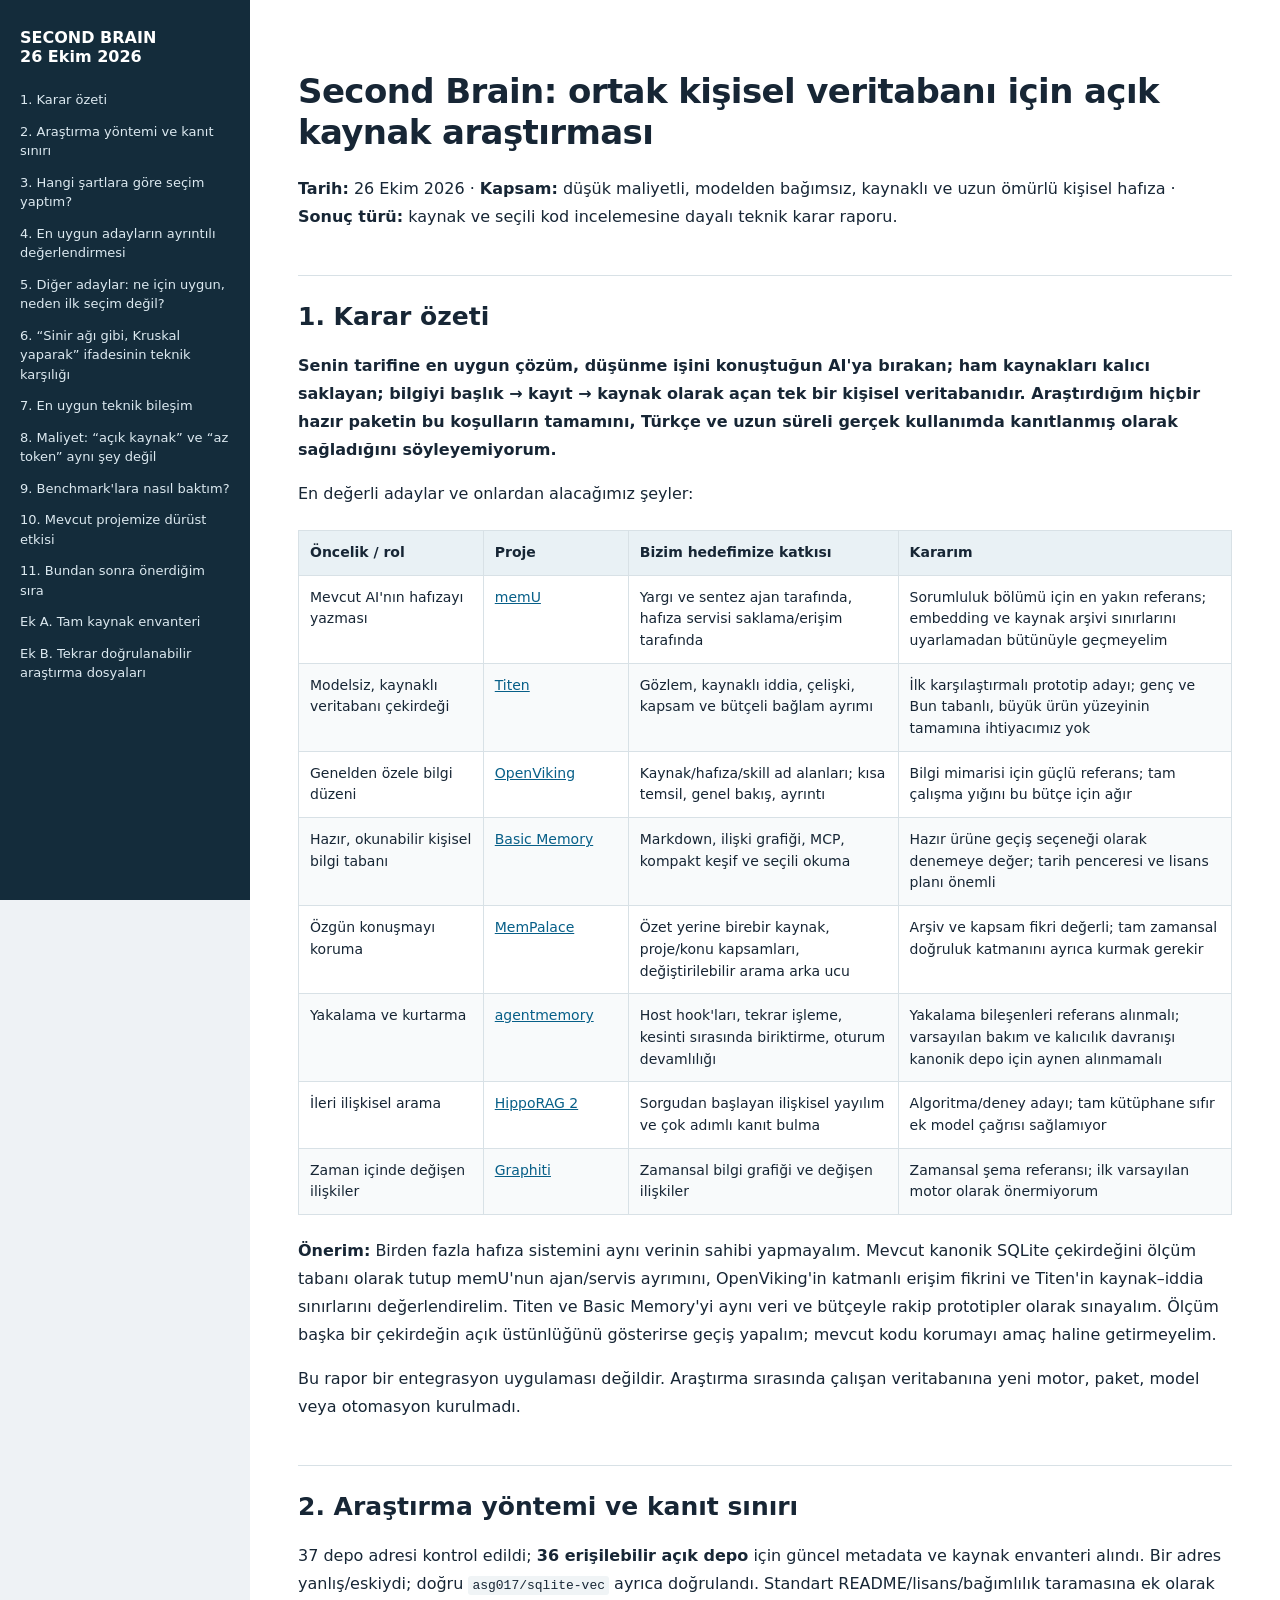
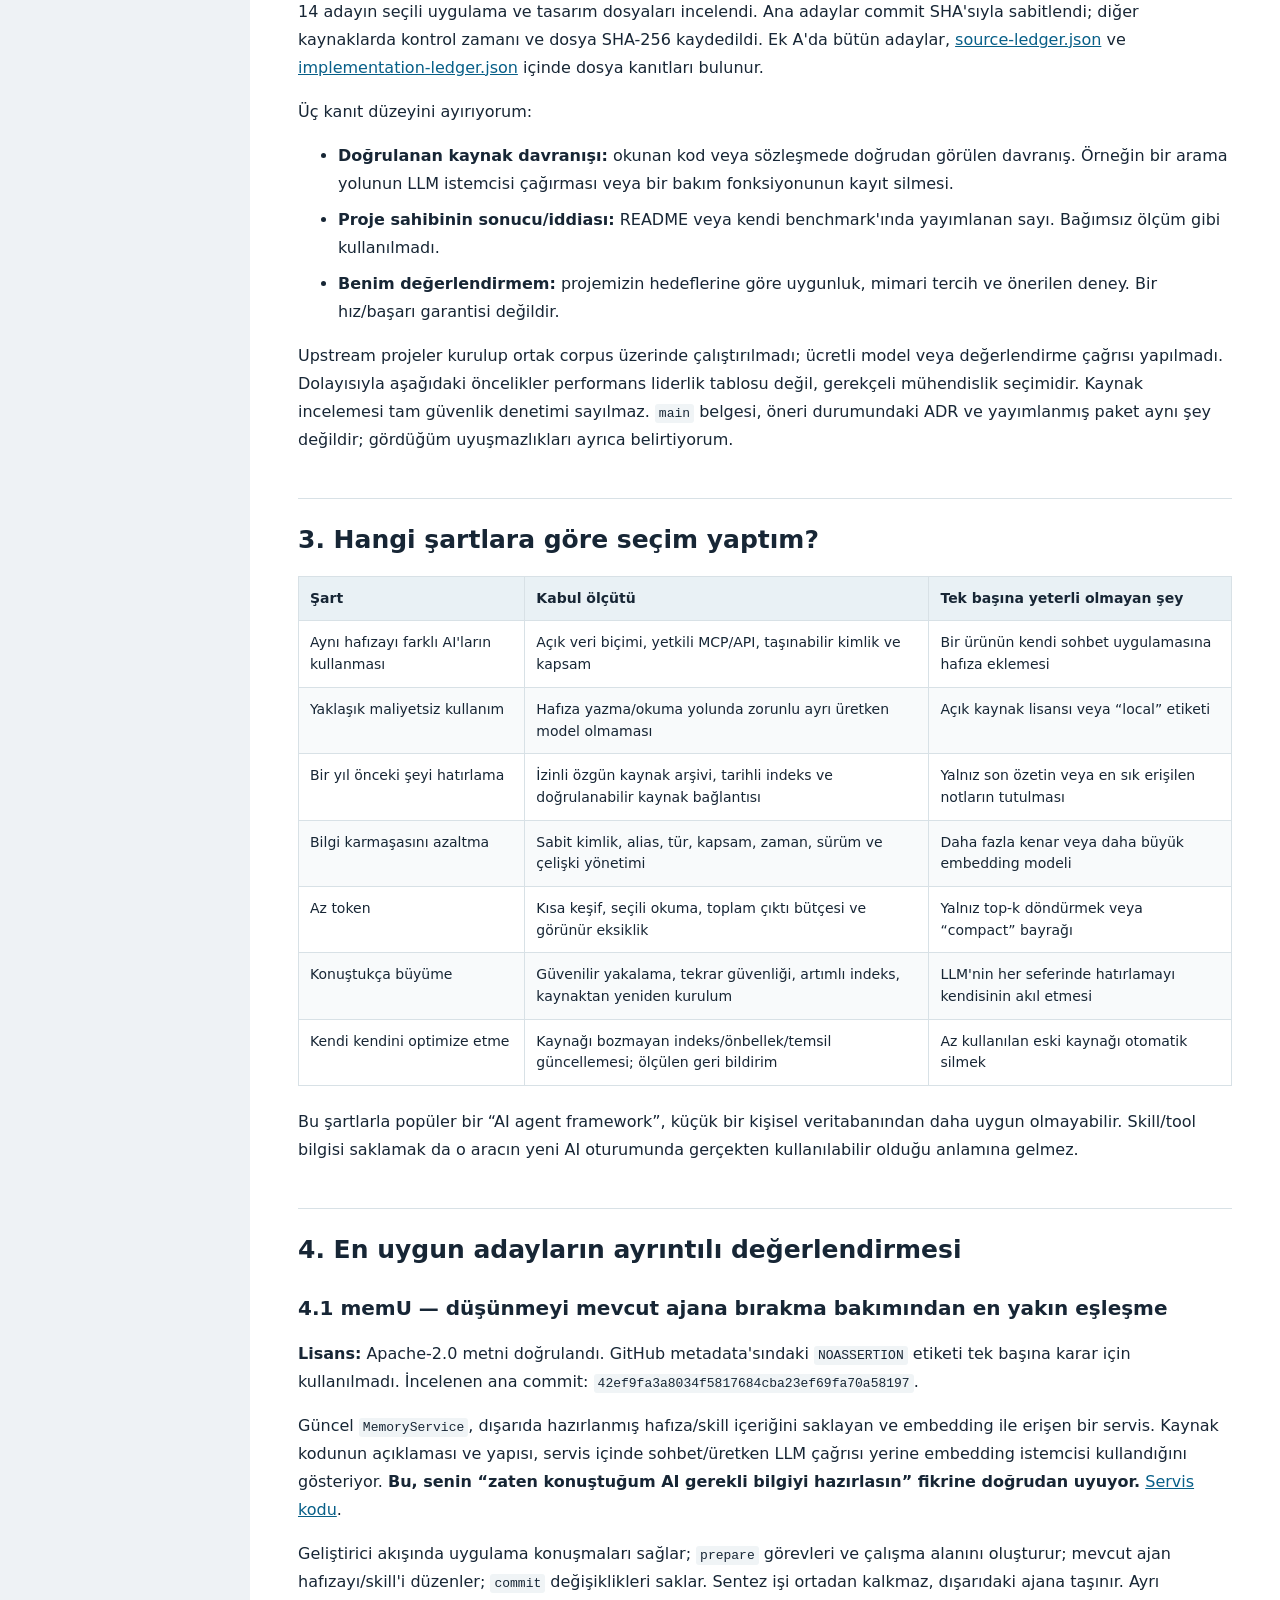
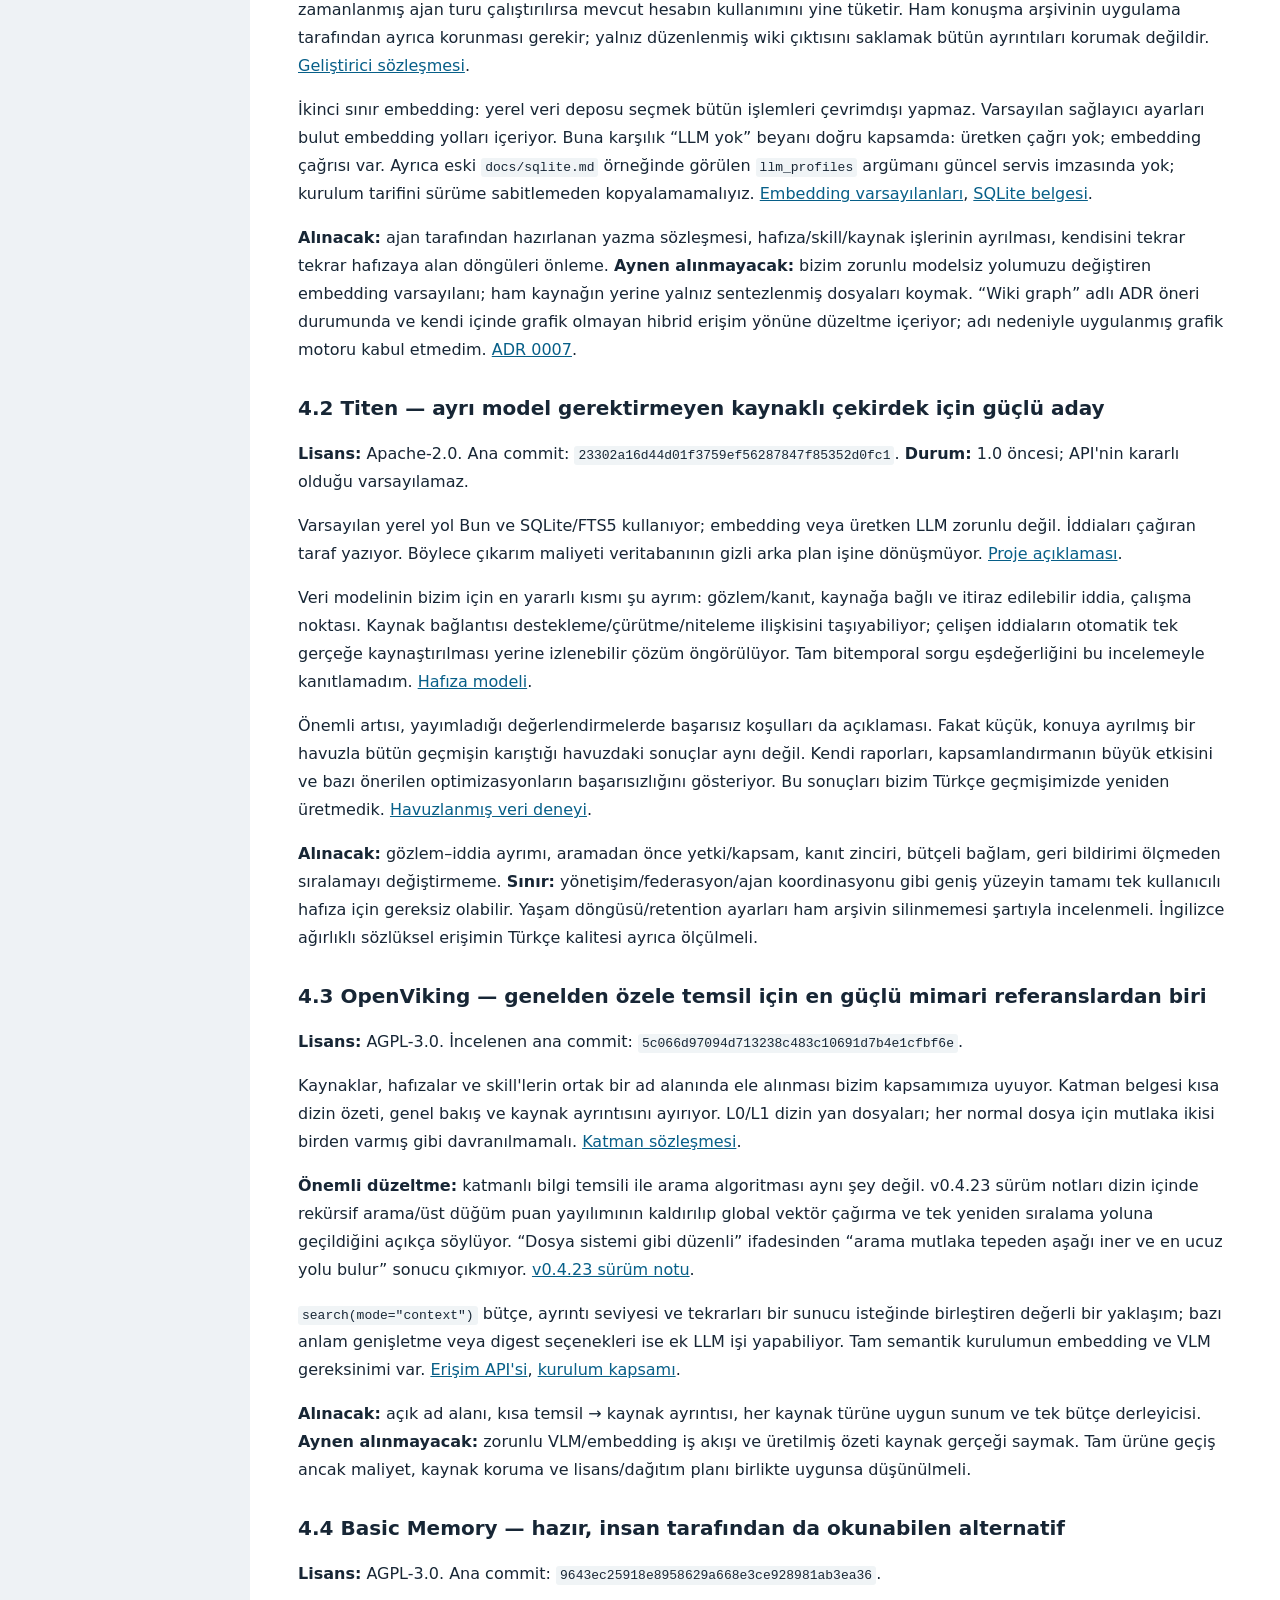
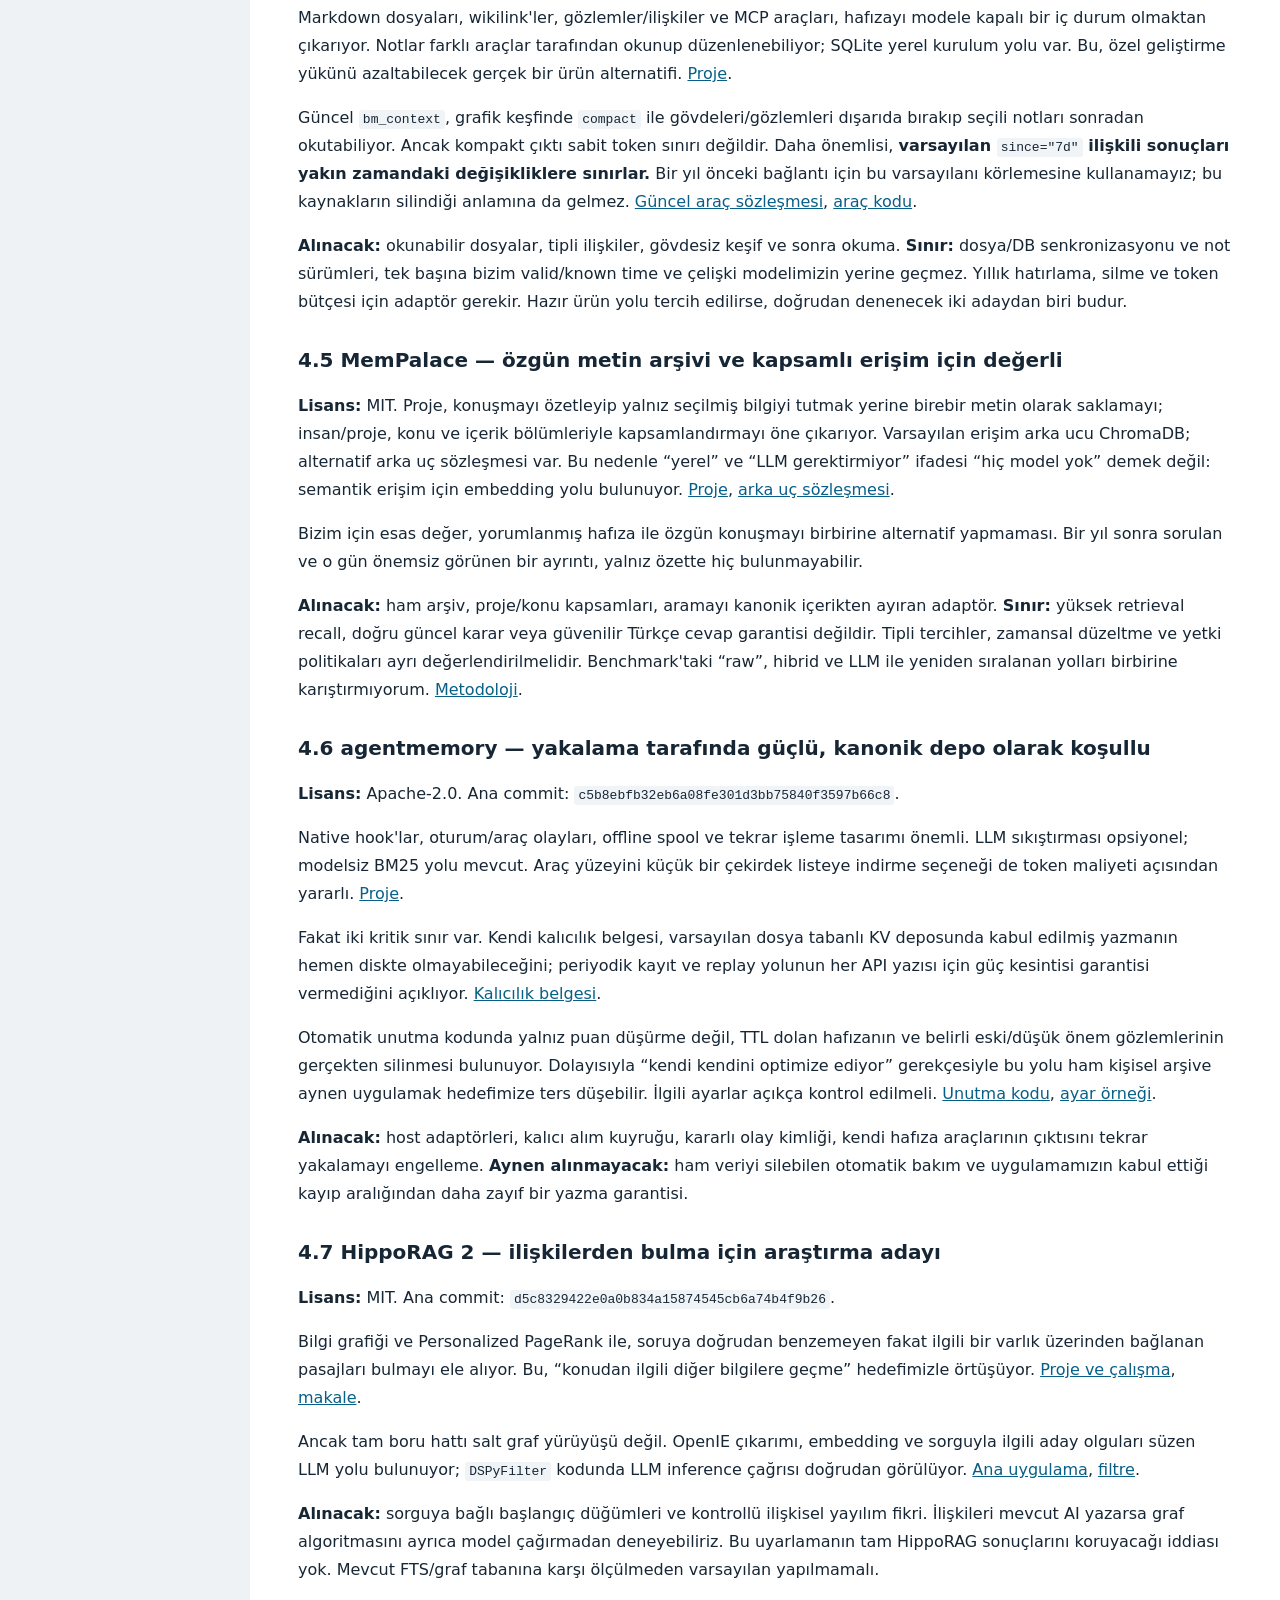
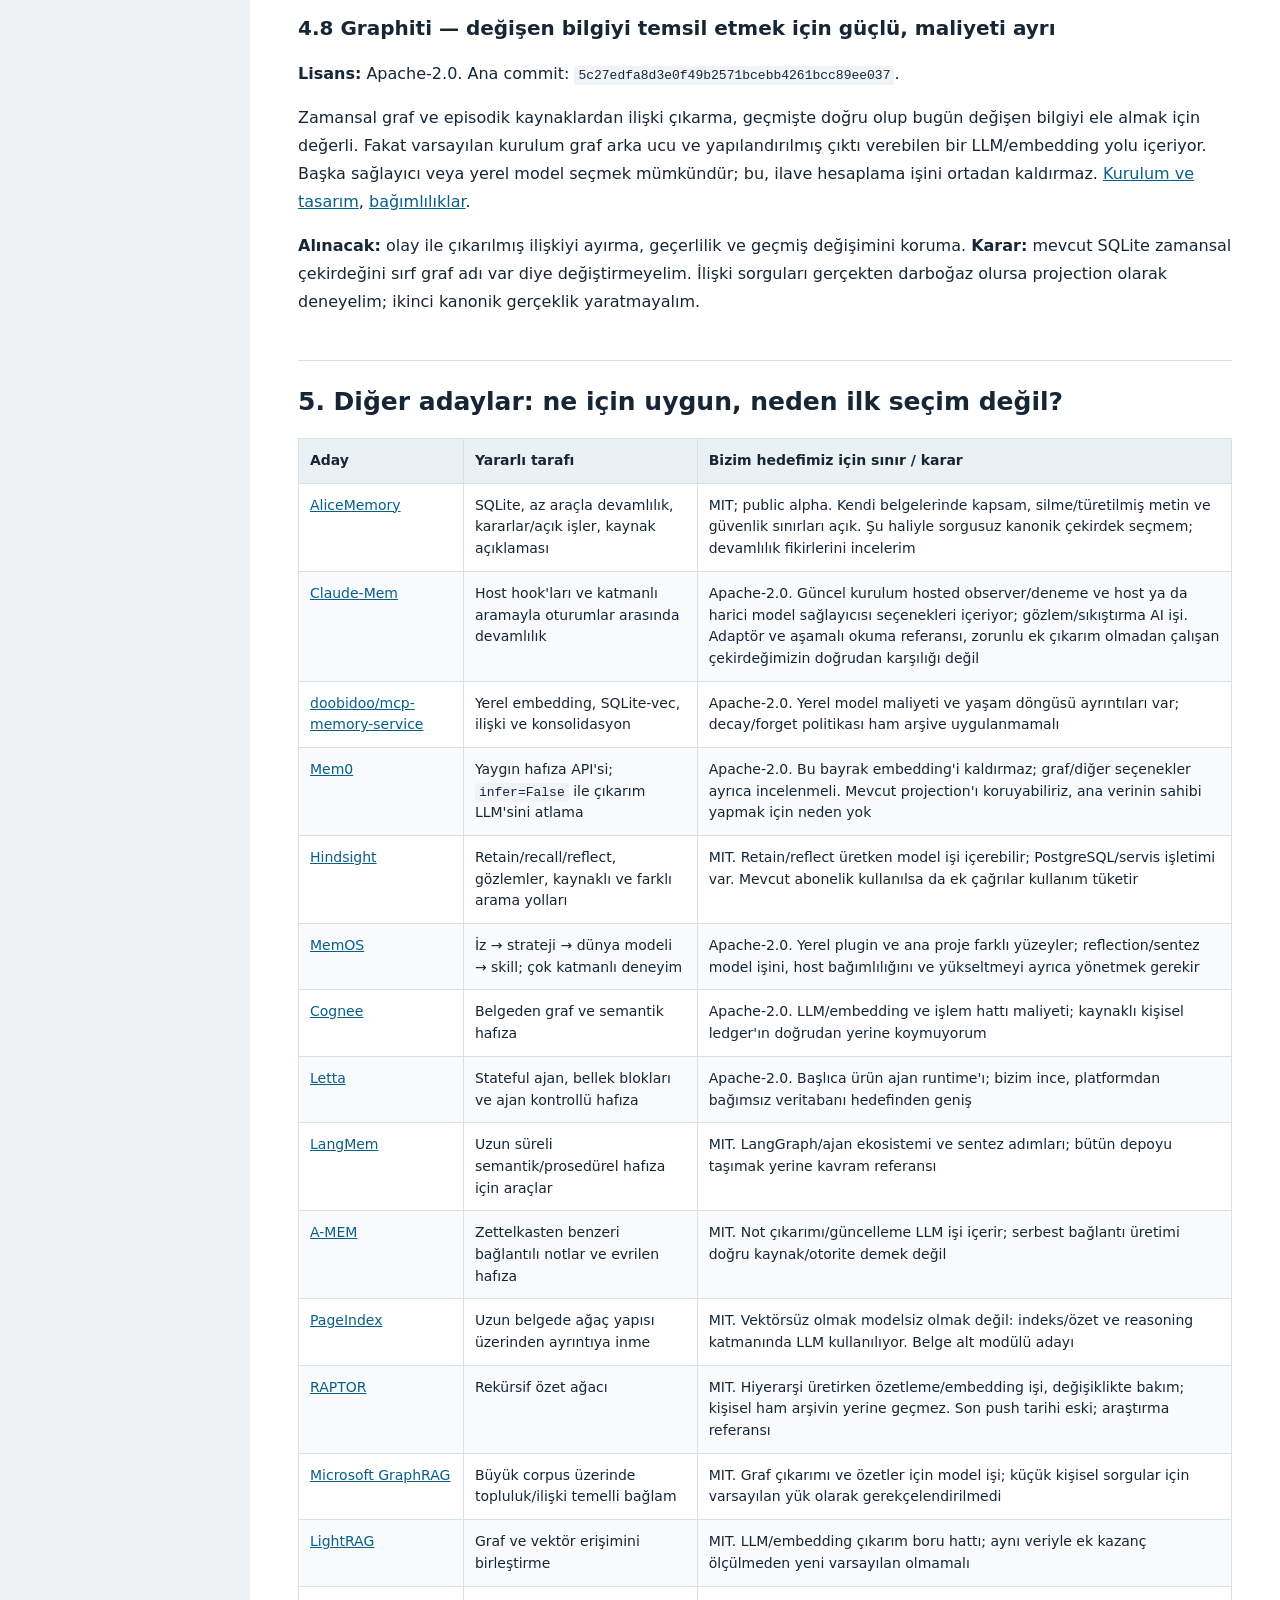
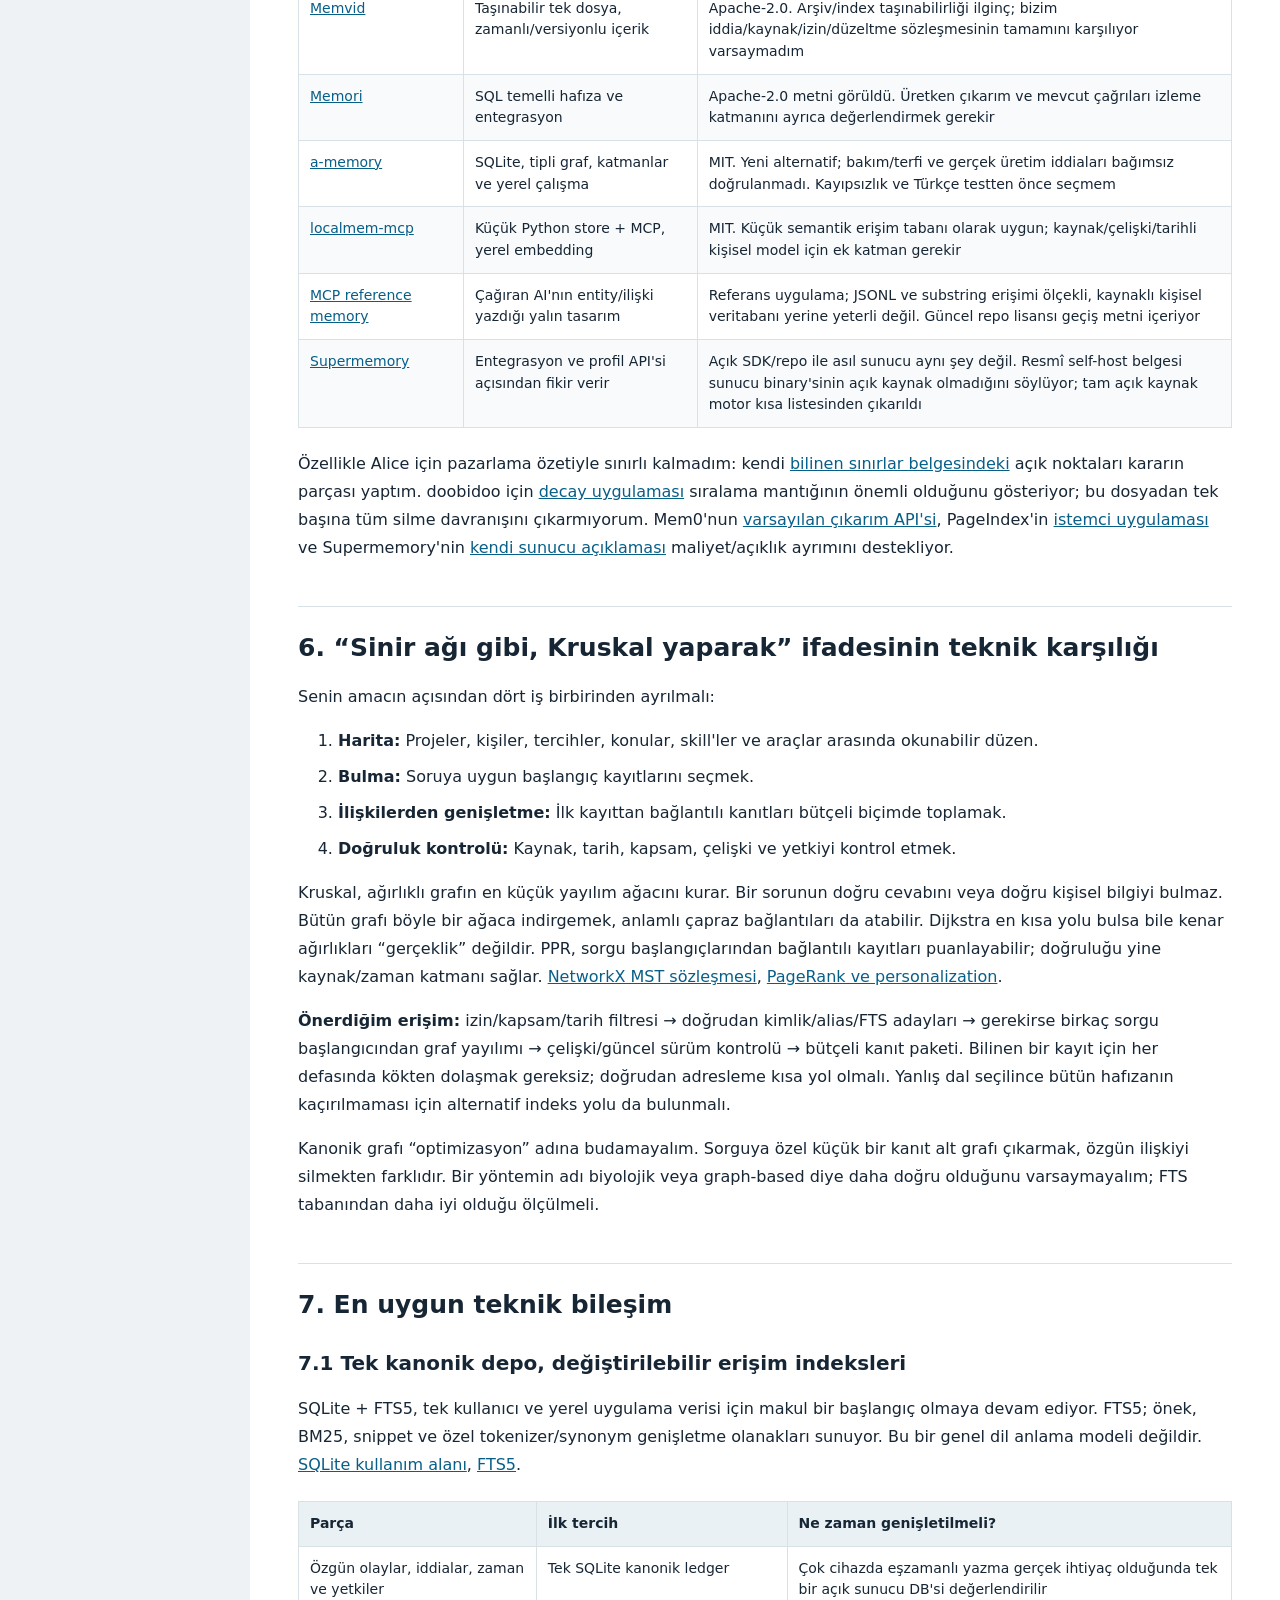
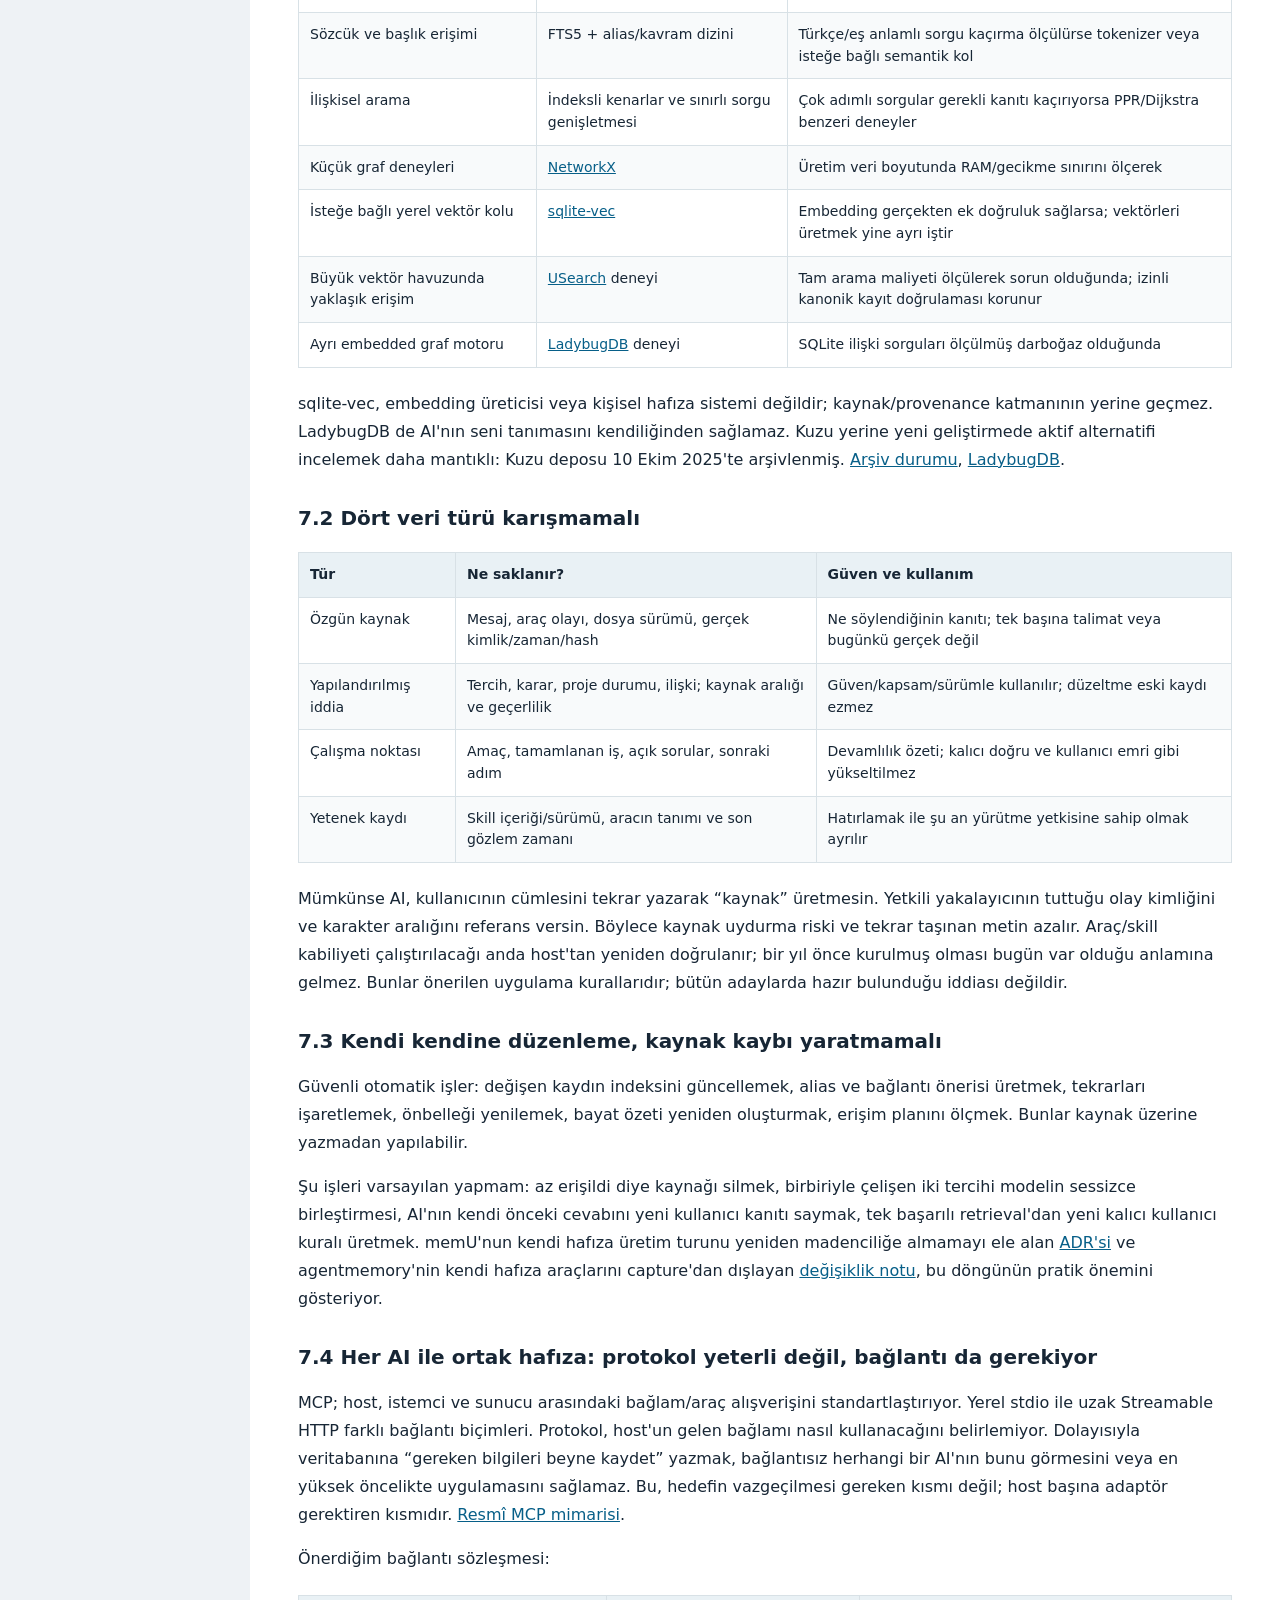
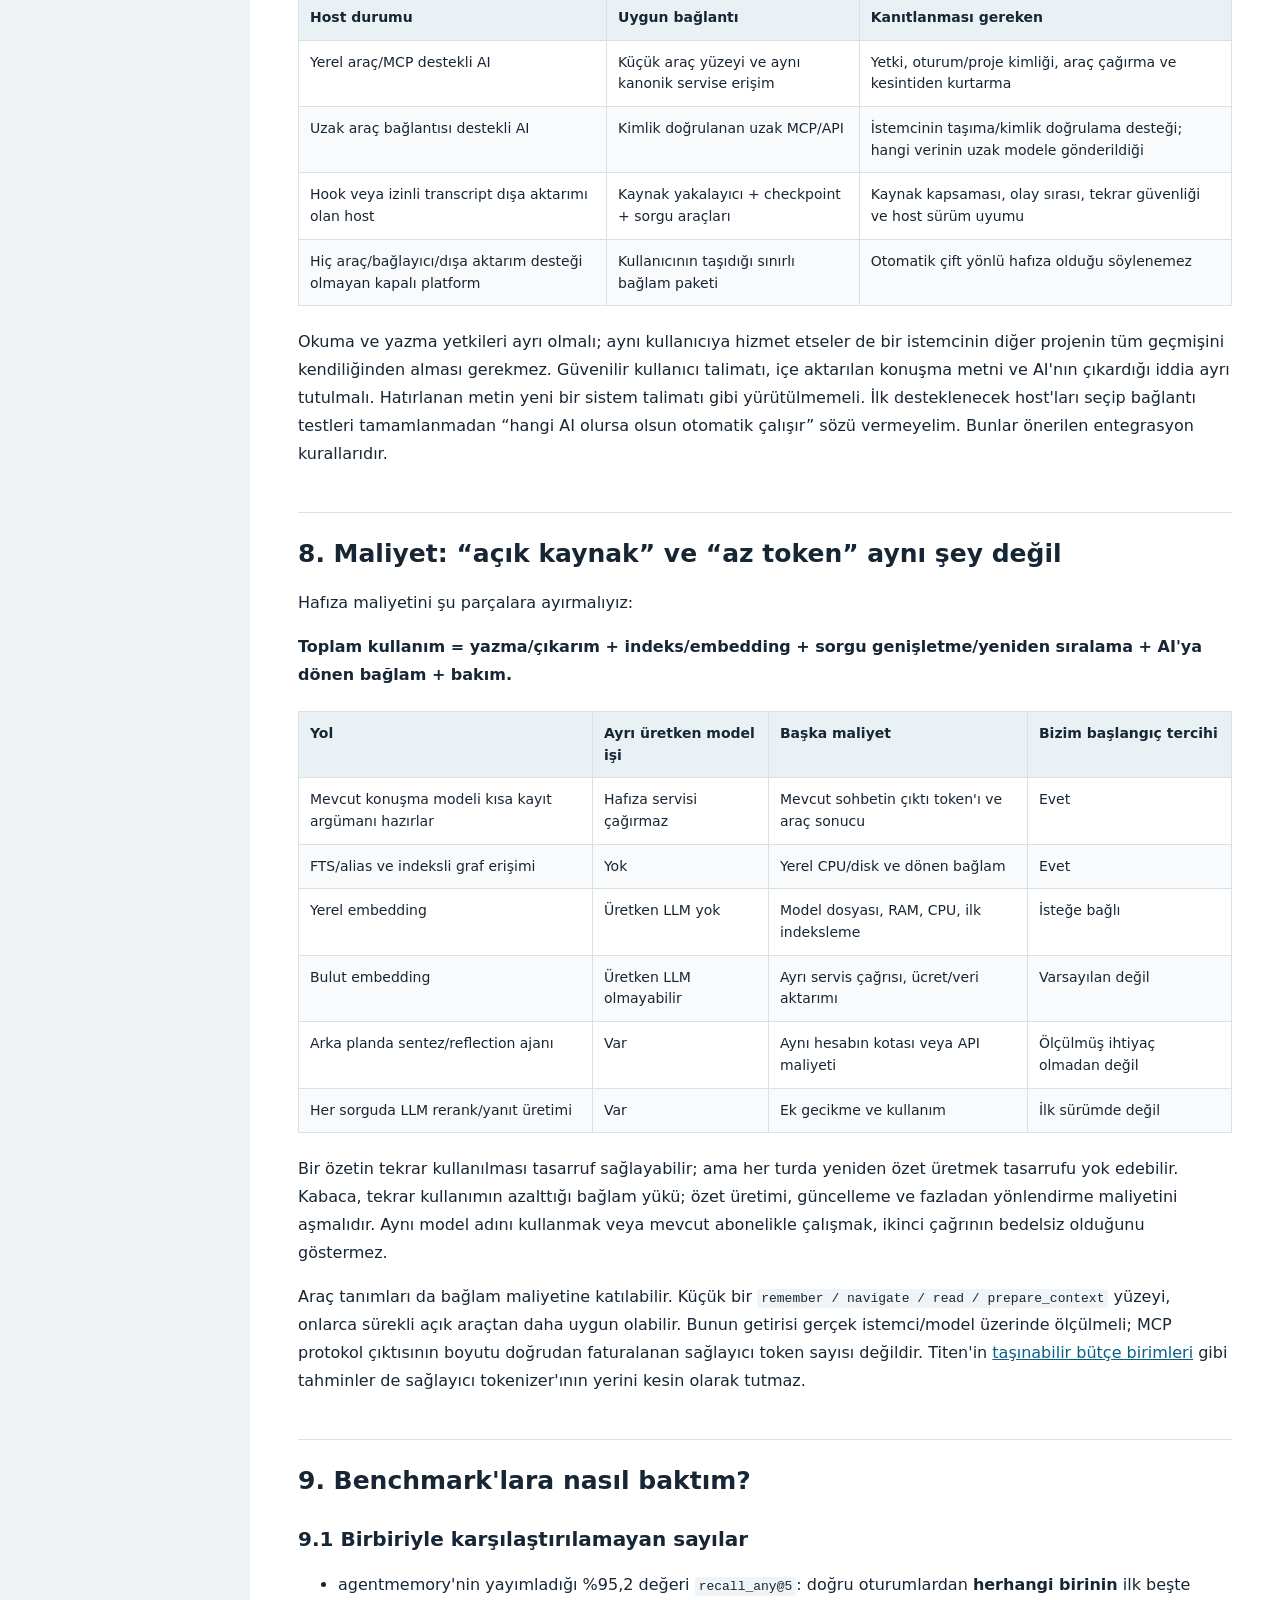
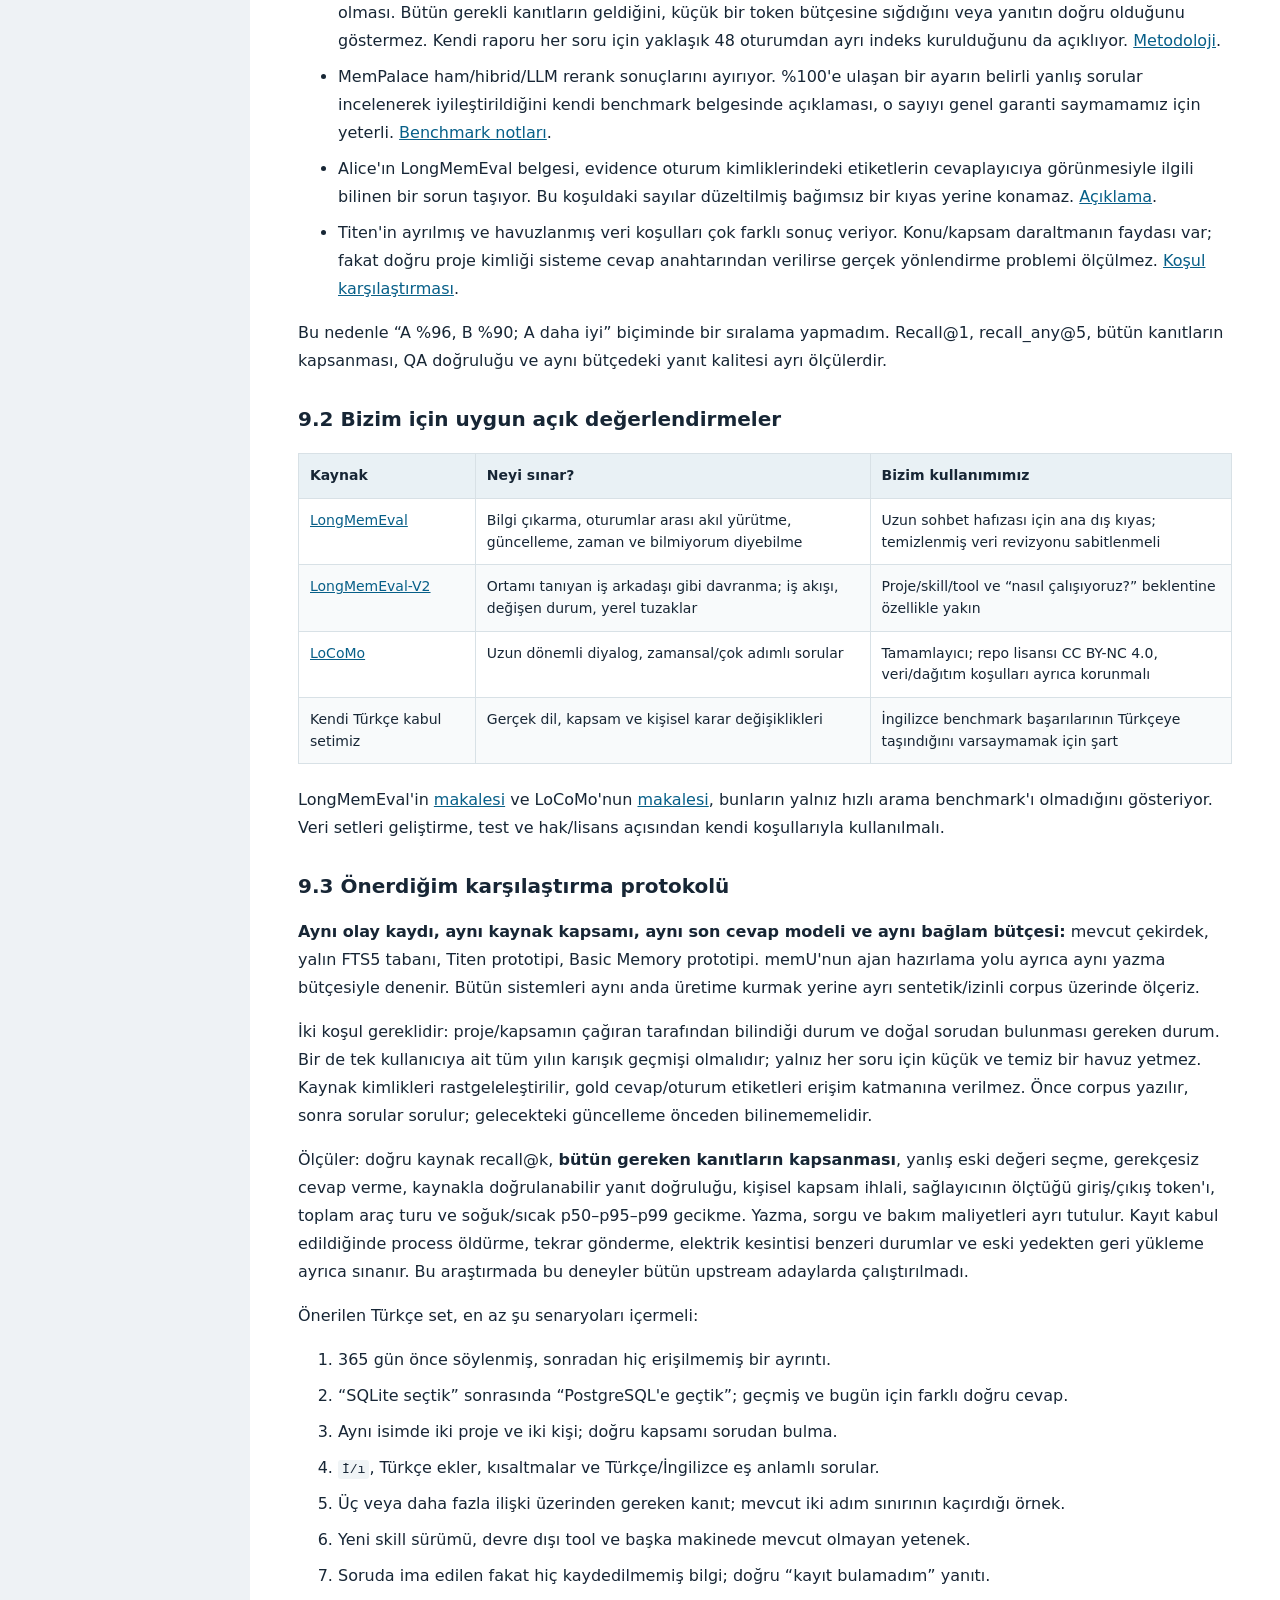
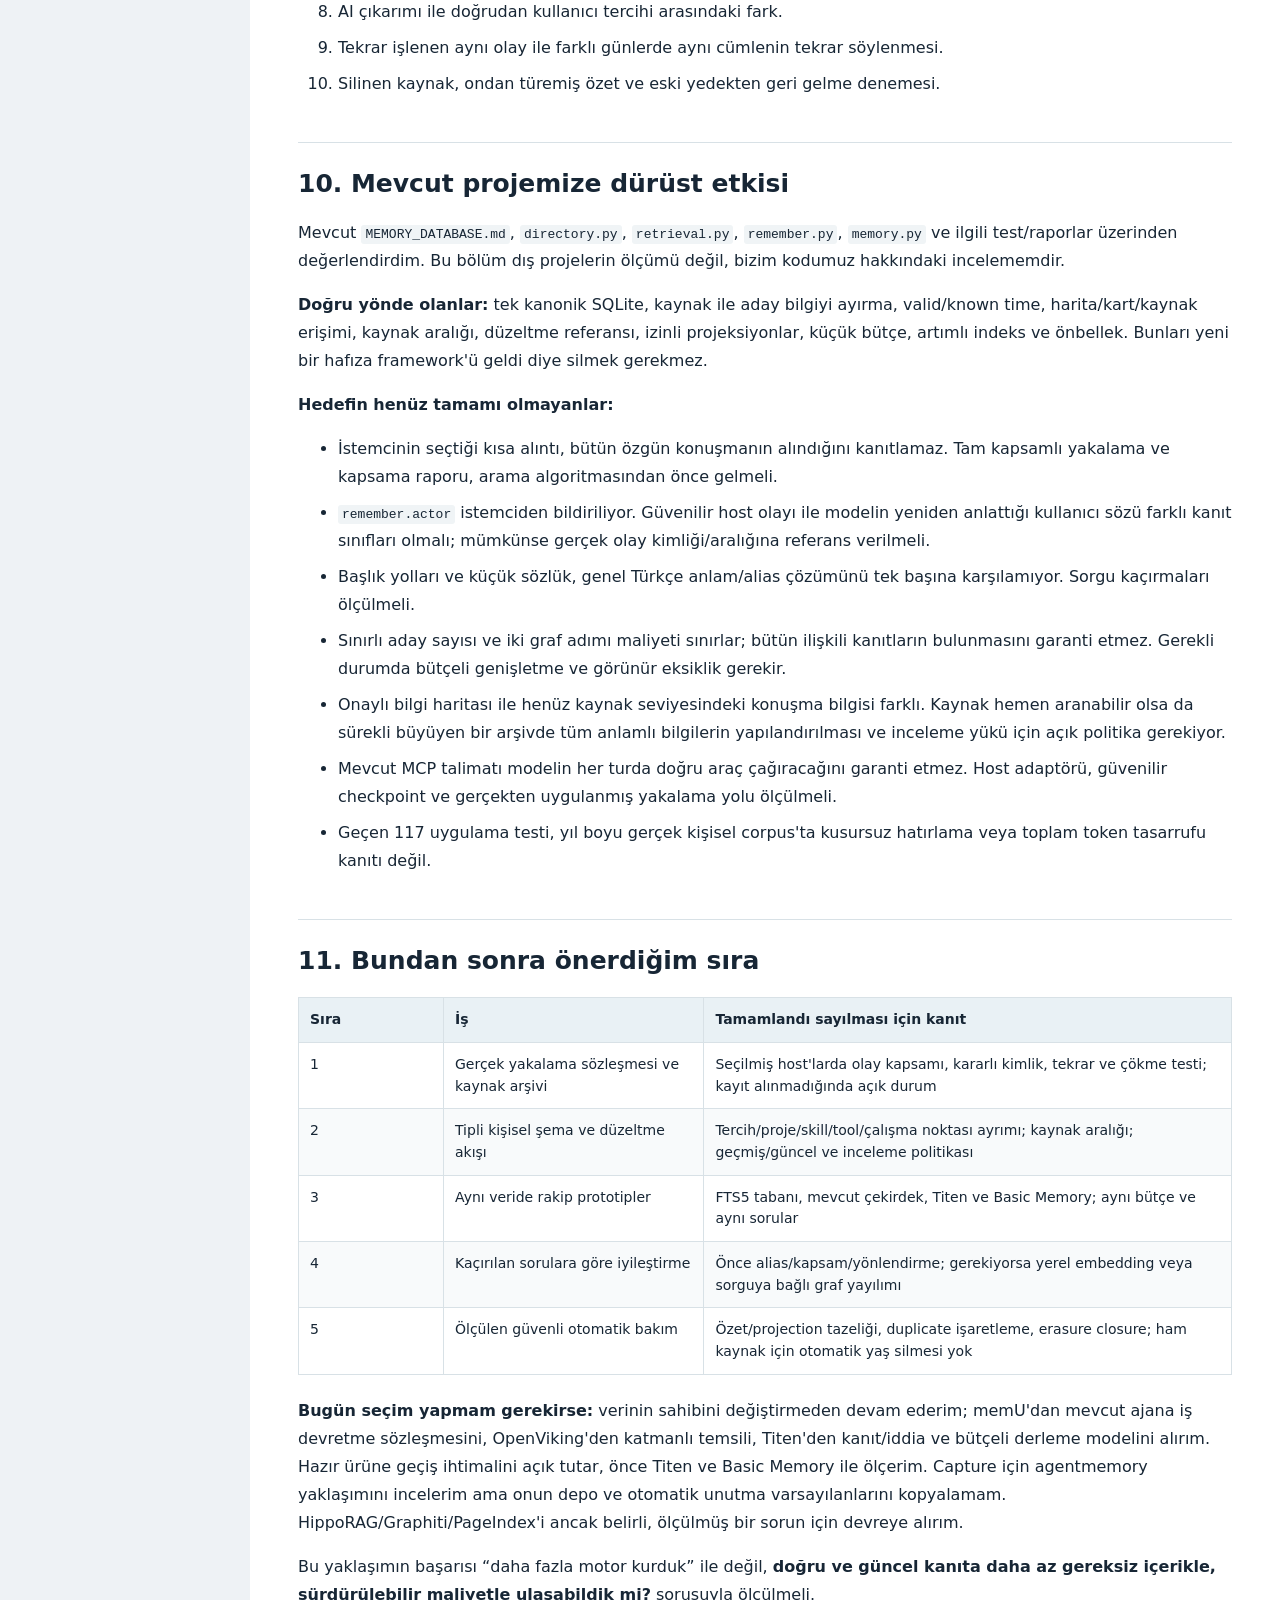
<file: reports/research-20261026/SECOND_BRAIN_ARASTIRMA_RAPORU.html>
<!doctype html><html lang="tr"><head><meta charset="utf-8"><meta name="viewport" content="width=device-width,initial-scale=1"><title>Second Brain — Açık Kaynak Araştırması</title><style>
    :root{color-scheme:light;font-family:system-ui,-apple-system,"Segoe UI",sans-serif;color:#172635;background:#eef2f5}*{box-sizing:border-box}body{margin:0}nav{position:fixed;top:0;bottom:0;left:0;width:250px;padding:28px 20px;overflow:auto;background:#142c3b;color:white}nav strong{display:block;margin-bottom:24px}nav a{display:block;color:#dce9f0;text-decoration:none;font-size:13px;line-height:1.5;margin:12px 0}main{max-width:1220px;margin-left:250px;padding:48px 48px 90px;background:white}h1{font-size:34px;line-height:1.2;letter-spacing:-.6px}h2{font-size:25px;border-top:1px solid #d8e1e6;padding-top:26px;margin-top:44px;scroll-margin-top:24px}h3{font-size:20px;margin-top:32px}p,li{font-size:16px;line-height:1.75}a{color:#075f88;overflow-wrap:anywhere}code{font:13px ui-monospace,Consolas,monospace;background:#f0f4f6;border-radius:3px;padding:2px 4px;overflow-wrap:anywhere}table{display:block;overflow-x:auto;border-collapse:collapse;width:100%;font-size:14px;margin:22px 0}th{background:#e9f1f5;text-align:left}td,th{border:1px solid #d8e1e6;padding:11px;vertical-align:top;line-height:1.55;min-width:145px}tr:nth-child(even){background:#f8fafb}strong{font-weight:650}li{margin-bottom:8px}@media(max-width:900px){nav{position:static;width:auto;padding:20px}nav a{display:inline-block;margin:7px 10px 7px 0}main{margin:0;padding:24px}h1{font-size:28px}}@media print{nav{display:none}main{margin:0;padding:0;max-width:none}body{background:white}table{display:table;font-size:10px}td,th{min-width:0;padding:5px}h2,h3{break-after:avoid}a{color:inherit}p,li{font-size:11px}}
    </style></head><body><nav><strong>SECOND BRAIN<br>26 Ekim 2026</strong><a href="#section-1">1. Karar özeti</a>
<a href="#section-2">2. Araştırma yöntemi ve kanıt sınırı</a>
<a href="#section-3">3. Hangi şartlara göre seçim yaptım?</a>
<a href="#section-4">4. En uygun adayların ayrıntılı değerlendirmesi</a>
<a href="#section-5">5. Diğer adaylar: ne için uygun, neden ilk seçim değil?</a>
<a href="#section-6">6. “Sinir ağı gibi, Kruskal yaparak” ifadesinin teknik karşılığı</a>
<a href="#section-7">7. En uygun teknik bileşim</a>
<a href="#section-8">8. Maliyet: “açık kaynak” ve “az token” aynı şey değil</a>
<a href="#section-9">9. Benchmark'lara nasıl baktım?</a>
<a href="#section-10">10. Mevcut projemize dürüst etkisi</a>
<a href="#section-11">11. Bundan sonra önerdiğim sıra</a>
<a href="#section-12">Ek A. Tam kaynak envanteri</a>
<a href="#section-13">Ek B. Tekrar doğrulanabilir araştırma dosyaları</a></nav><main><h1>Second Brain: ortak kişisel veritabanı için açık kaynak araştırması</h1>
<p><strong>Tarih:</strong> 26 Ekim 2026 · <strong>Kapsam:</strong> düşük maliyetli, modelden bağımsız, kaynaklı ve uzun ömürlü kişisel hafıza · <strong>Sonuç türü:</strong> kaynak ve seçili kod incelemesine dayalı teknik karar raporu.</p>
<h2 id="section-1">1. Karar özeti</h2>
<p><strong>Senin tarifine en uygun çözüm, düşünme işini konuştuğun AI'ya bırakan; ham kaynakları kalıcı saklayan; bilgiyi başlık → kayıt → kaynak olarak açan tek bir kişisel veritabanıdır. Araştırdığım hiçbir hazır paketin bu koşulların tamamını, Türkçe ve uzun süreli gerçek kullanımda kanıtlanmış olarak sağladığını söyleyemiyorum.</strong></p>
<p>En değerli adaylar ve onlardan alacağımız şeyler:</p>
<table>
<thead>
<tr>
<th>Öncelik / rol</th>
<th>Proje</th>
<th>Bizim hedefimize katkısı</th>
<th>Kararım</th>
</tr>
</thead>
<tbody>
<tr>
<td>Mevcut AI'nın hafızayı yazması</td>
<td><a href="https://github.com/NevaMind-AI/memU">memU</a></td>
<td>Yargı ve sentez ajan tarafında, hafıza servisi saklama/erişim tarafında</td>
<td>Sorumluluk bölümü için en yakın referans; embedding ve kaynak arşivi sınırlarını uyarlamadan bütünüyle geçmeyelim</td>
</tr>
<tr>
<td>Modelsiz, kaynaklı veritabanı çekirdeği</td>
<td><a href="https://github.com/RamaAditya49/titen">Titen</a></td>
<td>Gözlem, kaynaklı iddia, çelişki, kapsam ve bütçeli bağlam ayrımı</td>
<td>İlk karşılaştırmalı prototip adayı; genç ve Bun tabanlı, büyük ürün yüzeyinin tamamına ihtiyacımız yok</td>
</tr>
<tr>
<td>Genelden özele bilgi düzeni</td>
<td><a href="https://github.com/volcengine/OpenViking">OpenViking</a></td>
<td>Kaynak/hafıza/skill ad alanları; kısa temsil, genel bakış, ayrıntı</td>
<td>Bilgi mimarisi için güçlü referans; tam çalışma yığını bu bütçe için ağır</td>
</tr>
<tr>
<td>Hazır, okunabilir kişisel bilgi tabanı</td>
<td><a href="https://github.com/basicmachines-co/basic-memory">Basic Memory</a></td>
<td>Markdown, ilişki grafiği, MCP, kompakt keşif ve seçili okuma</td>
<td>Hazır ürüne geçiş seçeneği olarak denemeye değer; tarih penceresi ve lisans planı önemli</td>
</tr>
<tr>
<td>Özgün konuşmayı koruma</td>
<td><a href="https://github.com/MemPalace/mempalace">MemPalace</a></td>
<td>Özet yerine birebir kaynak, proje/konu kapsamları, değiştirilebilir arama arka ucu</td>
<td>Arşiv ve kapsam fikri değerli; tam zamansal doğruluk katmanını ayrıca kurmak gerekir</td>
</tr>
<tr>
<td>Yakalama ve kurtarma</td>
<td><a href="https://github.com/rohitg00/agentmemory">agentmemory</a></td>
<td>Host hook'ları, tekrar işleme, kesinti sırasında biriktirme, oturum devamlılığı</td>
<td>Yakalama bileşenleri referans alınmalı; varsayılan bakım ve kalıcılık davranışı kanonik depo için aynen alınmamalı</td>
</tr>
<tr>
<td>İleri ilişkisel arama</td>
<td><a href="https://github.com/OSU-NLP-Group/HippoRAG">HippoRAG 2</a></td>
<td>Sorgudan başlayan ilişkisel yayılım ve çok adımlı kanıt bulma</td>
<td>Algoritma/deney adayı; tam kütüphane sıfır ek model çağrısı sağlamıyor</td>
</tr>
<tr>
<td>Zaman içinde değişen ilişkiler</td>
<td><a href="https://github.com/getzep/graphiti">Graphiti</a></td>
<td>Zamansal bilgi grafiği ve değişen ilişkiler</td>
<td>Zamansal şema referansı; ilk varsayılan motor olarak önermiyorum</td>
</tr>
</tbody>
</table>
<p><strong>Önerim:</strong> Birden fazla hafıza sistemini aynı verinin sahibi yapmayalım. Mevcut kanonik SQLite çekirdeğini ölçüm tabanı olarak tutup memU'nun ajan/servis ayrımını, OpenViking'in katmanlı erişim fikrini ve Titen'in kaynak–iddia sınırlarını değerlendirelim. Titen ve Basic Memory'yi aynı veri ve bütçeyle rakip prototipler olarak sınayalım. Ölçüm başka bir çekirdeğin açık üstünlüğünü gösterirse geçiş yapalım; mevcut kodu korumayı amaç haline getirmeyelim.</p>
<p>Bu rapor bir entegrasyon uygulaması değildir. Araştırma sırasında çalışan veritabanına yeni motor, paket, model veya otomasyon kurulmadı.</p>
<h2 id="section-2">2. Araştırma yöntemi ve kanıt sınırı</h2>
<p>37 depo adresi kontrol edildi; <strong>36 erişilebilir açık depo</strong> için güncel metadata ve kaynak envanteri alındı. Bir adres yanlış/eskiydi; doğru <code>asg017/sqlite-vec</code> ayrıca doğrulandı. Standart README/lisans/bağımlılık taramasına ek olarak 14 adayın seçili uygulama ve tasarım dosyaları incelendi. Ana adaylar commit SHA'sıyla sabitlendi; diğer kaynaklarda kontrol zamanı ve dosya SHA-256 kaydedildi. Ek A'da bütün adaylar, <a href="source-ledger.json">source-ledger.json</a> ve <a href="implementation-ledger.json">implementation-ledger.json</a> içinde dosya kanıtları bulunur.</p>
<p>Üç kanıt düzeyini ayırıyorum:</p>
<ul>
<li><strong>Doğrulanan kaynak davranışı:</strong> okunan kod veya sözleşmede doğrudan görülen davranış. Örneğin bir arama yolunun LLM istemcisi çağırması veya bir bakım fonksiyonunun kayıt silmesi.</li>
<li><strong>Proje sahibinin sonucu/iddiası:</strong> README veya kendi benchmark'ında yayımlanan sayı. Bağımsız ölçüm gibi kullanılmadı.</li>
<li><strong>Benim değerlendirmem:</strong> projemizin hedeflerine göre uygunluk, mimari tercih ve önerilen deney. Bir hız/başarı garantisi değildir.</li>
</ul>
<p>Upstream projeler kurulup ortak corpus üzerinde çalıştırılmadı; ücretli model veya değerlendirme çağrısı yapılmadı. Dolayısıyla aşağıdaki öncelikler performans liderlik tablosu değil, gerekçeli mühendislik seçimidir. Kaynak incelemesi tam güvenlik denetimi sayılmaz. <code>main</code> belgesi, öneri durumundaki ADR ve yayımlanmış paket aynı şey değildir; gördüğüm uyuşmazlıkları ayrıca belirtiyorum.</p>
<h2 id="section-3">3. Hangi şartlara göre seçim yaptım?</h2>
<table>
<thead>
<tr>
<th>Şart</th>
<th>Kabul ölçütü</th>
<th>Tek başına yeterli olmayan şey</th>
</tr>
</thead>
<tbody>
<tr>
<td>Aynı hafızayı farklı AI'ların kullanması</td>
<td>Açık veri biçimi, yetkili MCP/API, taşınabilir kimlik ve kapsam</td>
<td>Bir ürünün kendi sohbet uygulamasına hafıza eklemesi</td>
</tr>
<tr>
<td>Yaklaşık maliyetsiz kullanım</td>
<td>Hafıza yazma/okuma yolunda zorunlu ayrı üretken model olmaması</td>
<td>Açık kaynak lisansı veya “local” etiketi</td>
</tr>
<tr>
<td>Bir yıl önceki şeyi hatırlama</td>
<td>İzinli özgün kaynak arşivi, tarihli indeks ve doğrulanabilir kaynak bağlantısı</td>
<td>Yalnız son özetin veya en sık erişilen notların tutulması</td>
</tr>
<tr>
<td>Bilgi karmaşasını azaltma</td>
<td>Sabit kimlik, alias, tür, kapsam, zaman, sürüm ve çelişki yönetimi</td>
<td>Daha fazla kenar veya daha büyük embedding modeli</td>
</tr>
<tr>
<td>Az token</td>
<td>Kısa keşif, seçili okuma, toplam çıktı bütçesi ve görünür eksiklik</td>
<td>Yalnız top-k döndürmek veya “compact” bayrağı</td>
</tr>
<tr>
<td>Konuştukça büyüme</td>
<td>Güvenilir yakalama, tekrar güvenliği, artımlı indeks, kaynaktan yeniden kurulum</td>
<td>LLM'nin her seferinde hatırlamayı kendisinin akıl etmesi</td>
</tr>
<tr>
<td>Kendi kendini optimize etme</td>
<td>Kaynağı bozmayan indeks/önbellek/temsil güncellemesi; ölçülen geri bildirim</td>
<td>Az kullanılan eski kaynağı otomatik silmek</td>
</tr>
</tbody>
</table>
<p>Bu şartlarla popüler bir “AI agent framework”, küçük bir kişisel veritabanından daha uygun olmayabilir. Skill/tool bilgisi saklamak da o aracın yeni AI oturumunda gerçekten kullanılabilir olduğu anlamına gelmez.</p>
<h2 id="section-4">4. En uygun adayların ayrıntılı değerlendirmesi</h2>
<h3>4.1 memU — düşünmeyi mevcut ajana bırakma bakımından en yakın eşleşme</h3>
<p><strong>Lisans:</strong> Apache-2.0 metni doğrulandı. GitHub metadata'sındaki <code>NOASSERTION</code> etiketi tek başına karar için kullanılmadı. İncelenen ana commit: <code>42ef9fa3a8034f5817684cba23ef69fa70a58197</code>.</p>
<p>Güncel <code>MemoryService</code>, dışarıda hazırlanmış hafıza/skill içeriğini saklayan ve embedding ile erişen bir servis. Kaynak kodunun açıklaması ve yapısı, servis içinde sohbet/üretken LLM çağrısı yerine embedding istemcisi kullandığını gösteriyor. <strong>Bu, senin “zaten konuştuğum AI gerekli bilgiyi hazırlasın” fikrine doğrudan uyuyor.</strong> <a href="https://github.com/NevaMind-AI/memU/blob/42ef9fa3a8034f5817684cba23ef69fa70a58197/src/memu/app/service.py">Servis kodu</a>.</p>
<p>Geliştirici akışında uygulama konuşmaları sağlar; <code>prepare</code> görevleri ve çalışma alanını oluşturur; mevcut ajan hafızayı/skill'i düzenler; <code>commit</code> değişiklikleri saklar. Sentez işi ortadan kalkmaz, dışarıdaki ajana taşınır. Ayrı zamanlanmış ajan turu çalıştırılırsa mevcut hesabın kullanımını yine tüketir. Ham konuşma arşivinin uygulama tarafından ayrıca korunması gerekir; yalnız düzenlenmiş wiki çıktısını saklamak bütün ayrıntıları korumak değildir. <a href="https://github.com/NevaMind-AI/memU/blob/42ef9fa3a8034f5817684cba23ef69fa70a58197/docs/developer.md">Geliştirici sözleşmesi</a>.</p>
<p>İkinci sınır embedding: yerel veri deposu seçmek bütün işlemleri çevrimdışı yapmaz. Varsayılan sağlayıcı ayarları bulut embedding yolları içeriyor. Buna karşılık “LLM yok” beyanı doğru kapsamda: üretken çağrı yok; embedding çağrısı var. Ayrıca eski <code>docs/sqlite.md</code> örneğinde görülen <code>llm_profiles</code> argümanı güncel servis imzasında yok; kurulum tarifini sürüme sabitlemeden kopyalamamalıyız. <a href="https://github.com/NevaMind-AI/memU/blob/42ef9fa3a8034f5817684cba23ef69fa70a58197/src/memu/embedding/defaults.py">Embedding varsayılanları</a>, <a href="https://github.com/NevaMind-AI/memU/blob/42ef9fa3a8034f5817684cba23ef69fa70a58197/docs/sqlite.md">SQLite belgesi</a>.</p>
<p><strong>Alınacak:</strong> ajan tarafından hazırlanan yazma sözleşmesi, hafıza/skill/kaynak işlerinin ayrılması, kendisini tekrar tekrar hafızaya alan döngüleri önleme. <strong>Aynen alınmayacak:</strong> bizim zorunlu modelsiz yolumuzu değiştiren embedding varsayılanı; ham kaynağın yerine yalnız sentezlenmiş dosyaları koymak. “Wiki graph” adlı ADR öneri durumunda ve kendi içinde grafik olmayan hibrid erişim yönüne düzeltme içeriyor; adı nedeniyle uygulanmış grafik motoru kabul etmedim. <a href="https://github.com/NevaMind-AI/memU/blob/42ef9fa3a8034f5817684cba23ef69fa70a58197/docs/adr/0007-three-independent-memory-lines-wiki-graph.md">ADR 0007</a>.</p>
<h3>4.2 Titen — ayrı model gerektirmeyen kaynaklı çekirdek için güçlü aday</h3>
<p><strong>Lisans:</strong> Apache-2.0. Ana commit: <code>23302a16d44d01f3759ef56287847f85352d0fc1</code>. <strong>Durum:</strong> 1.0 öncesi; API'nin kararlı olduğu varsayılamaz.</p>
<p>Varsayılan yerel yol Bun ve SQLite/FTS5 kullanıyor; embedding veya üretken LLM zorunlu değil. İddiaları çağıran taraf yazıyor. Böylece çıkarım maliyeti veritabanının gizli arka plan işine dönüşmüyor. <a href="https://github.com/RamaAditya49/titen">Proje açıklaması</a>.</p>
<p>Veri modelinin bizim için en yararlı kısmı şu ayrım: gözlem/kanıt, kaynağa bağlı ve itiraz edilebilir iddia, çalışma noktası. Kaynak bağlantısı destekleme/çürütme/niteleme ilişkisini taşıyabiliyor; çelişen iddiaların otomatik tek gerçeğe kaynaştırılması yerine izlenebilir çözüm öngörülüyor. Tam bitemporal sorgu eşdeğerliğini bu incelemeyle kanıtlamadım. <a href="https://github.com/RamaAditya49/titen/blob/23302a16d44d01f3759ef56287847f85352d0fc1/docs/architecture/memory-model.md">Hafıza modeli</a>.</p>
<p>Önemli artısı, yayımladığı değerlendirmelerde başarısız koşulları da açıklaması. Fakat küçük, konuya ayrılmış bir havuzla bütün geçmişin karıştığı havuzdaki sonuçlar aynı değil. Kendi raporları, kapsamlandırmanın büyük etkisini ve bazı önerilen optimizasyonların başarısızlığını gösteriyor. Bu sonuçları bizim Türkçe geçmişimizde yeniden üretmedik. <a href="https://github.com/RamaAditya49/titen/blob/23302a16d44d01f3759ef56287847f85352d0fc1/docs/testing/2026-08-07-pooled-store.md">Havuzlanmış veri deneyi</a>.</p>
<p><strong>Alınacak:</strong> gözlem–iddia ayrımı, aramadan önce yetki/kapsam, kanıt zinciri, bütçeli bağlam, geri bildirimi ölçmeden sıralamayı değiştirmeme. <strong>Sınır:</strong> yönetişim/federasyon/ajan koordinasyonu gibi geniş yüzeyin tamamı tek kullanıcılı hafıza için gereksiz olabilir. Yaşam döngüsü/retention ayarları ham arşivin silinmemesi şartıyla incelenmeli. İngilizce ağırlıklı sözlüksel erişimin Türkçe kalitesi ayrıca ölçülmeli.</p>
<h3>4.3 OpenViking — genelden özele temsil için en güçlü mimari referanslardan biri</h3>
<p><strong>Lisans:</strong> AGPL-3.0. İncelenen ana commit: <code>5c066d97094d713238c483c10691d7b4e1cfbf6e</code>.</p>
<p>Kaynaklar, hafızalar ve skill'lerin ortak bir ad alanında ele alınması bizim kapsamımıza uyuyor. Katman belgesi kısa dizin özeti, genel bakış ve kaynak ayrıntısını ayırıyor. L0/L1 dizin yan dosyaları; her normal dosya için mutlaka ikisi birden varmış gibi davranılmamalı. <a href="https://github.com/volcengine/OpenViking/blob/5c066d97094d713238c483c10691d7b4e1cfbf6e/docs/en/concepts/03-context-layers.md">Katman sözleşmesi</a>.</p>
<p><strong>Önemli düzeltme:</strong> katmanlı bilgi temsili ile arama algoritması aynı şey değil. v0.4.23 sürüm notları dizin içinde rekürsif arama/üst düğüm puan yayılımının kaldırılıp global vektör çağırma ve tek yeniden sıralama yoluna geçildiğini açıkça söylüyor. “Dosya sistemi gibi düzenli” ifadesinden “arama mutlaka tepeden aşağı iner ve en ucuz yolu bulur” sonucu çıkmıyor. <a href="https://github.com/volcengine/OpenViking/releases/tag/v0.4.23">v0.4.23 sürüm notu</a>.</p>
<p><code>search(mode=&quot;context&quot;)</code> bütçe, ayrıntı seviyesi ve tekrarları bir sunucu isteğinde birleştiren değerli bir yaklaşım; bazı anlam genişletme veya digest seçenekleri ise ek LLM işi yapabiliyor. Tam semantik kurulumun embedding ve VLM gereksinimi var. <a href="https://github.com/volcengine/OpenViking/blob/5c066d97094d713238c483c10691d7b4e1cfbf6e/docs/en/api/06-retrieval.md">Erişim API'si</a>, <a href="https://github.com/volcengine/OpenViking">kurulum kapsamı</a>.</p>
<p><strong>Alınacak:</strong> açık ad alanı, kısa temsil → kaynak ayrıntısı, her kaynak türüne uygun sunum ve tek bütçe derleyicisi. <strong>Aynen alınmayacak:</strong> zorunlu VLM/embedding iş akışı ve üretilmiş özeti kaynak gerçeği saymak. Tam ürüne geçiş ancak maliyet, kaynak koruma ve lisans/dağıtım planı birlikte uygunsa düşünülmeli.</p>
<h3>4.4 Basic Memory — hazır, insan tarafından da okunabilen alternatif</h3>
<p><strong>Lisans:</strong> AGPL-3.0. Ana commit: <code>9643ec25918e8958629a668e3ce928981ab3ea36</code>.</p>
<p>Markdown dosyaları, wikilink'ler, gözlemler/ilişkiler ve MCP araçları, hafızayı modele kapalı bir iç durum olmaktan çıkarıyor. Notlar farklı araçlar tarafından okunup düzenlenebiliyor; SQLite yerel kurulum yolu var. Bu, özel geliştirme yükünü azaltabilecek gerçek bir ürün alternatifi. <a href="https://github.com/basicmachines-co/basic-memory">Proje</a>.</p>
<p>Güncel <code>bm_context</code>, grafik keşfinde <code>compact</code> ile gövdeleri/gözlemleri dışarıda bırakıp seçili notları sonradan okutabiliyor. Ancak kompakt çıktı sabit token sınırı değildir. Daha önemlisi, <strong>varsayılan <code>since=&quot;7d&quot;</code> ilişkili sonuçları yakın zamandaki değişikliklere sınırlar.</strong> Bir yıl önceki bağlantı için bu varsayılanı körlemesine kullanamayız; bu kaynakların silindiği anlamına da gelmez. <a href="https://github.com/basicmachines-co/basic-memory/blob/9643ec25918e8958629a668e3ce928981ab3ea36/src/basic_memory/man/man3/bm-context%283%29.md">Güncel araç sözleşmesi</a>, <a href="https://github.com/basicmachines-co/basic-memory/blob/9643ec25918e8958629a668e3ce928981ab3ea36/src/basic_memory/mcp/tools/context.py">araç kodu</a>.</p>
<p><strong>Alınacak:</strong> okunabilir dosyalar, tipli ilişkiler, gövdesiz keşif ve sonra okuma. <strong>Sınır:</strong> dosya/DB senkronizasyonu ve not sürümleri, tek başına bizim valid/known time ve çelişki modelimizin yerine geçmez. Yıllık hatırlama, silme ve token bütçesi için adaptör gerekir. Hazır ürün yolu tercih edilirse, doğrudan denenecek iki adaydan biri budur.</p>
<h3>4.5 MemPalace — özgün metin arşivi ve kapsamlı erişim için değerli</h3>
<p><strong>Lisans:</strong> MIT. Proje, konuşmayı özetleyip yalnız seçilmiş bilgiyi tutmak yerine birebir metin olarak saklamayı; insan/proje, konu ve içerik bölümleriyle kapsamlandırmayı öne çıkarıyor. Varsayılan erişim arka ucu ChromaDB; alternatif arka uç sözleşmesi var. Bu nedenle “yerel” ve “LLM gerektirmiyor” ifadesi “hiç model yok” demek değil: semantik erişim için embedding yolu bulunuyor. <a href="https://github.com/MemPalace/mempalace">Proje</a>, <a href="https://github.com/MemPalace/mempalace/blob/develop/mempalace/backends/base.py">arka uç sözleşmesi</a>.</p>
<p>Bizim için esas değer, yorumlanmış hafıza ile özgün konuşmayı birbirine alternatif yapmaması. Bir yıl sonra sorulan ve o gün önemsiz görünen bir ayrıntı, yalnız özette hiç bulunmayabilir.</p>
<p><strong>Alınacak:</strong> ham arşiv, proje/konu kapsamları, aramayı kanonik içerikten ayıran adaptör. <strong>Sınır:</strong> yüksek retrieval recall, doğru güncel karar veya güvenilir Türkçe cevap garantisi değildir. Tipli tercihler, zamansal düzeltme ve yetki politikaları ayrı değerlendirilmelidir. Benchmark'taki “raw”, hibrid ve LLM ile yeniden sıralanan yolları birbirine karıştırmıyorum. <a href="https://github.com/MemPalace/mempalace/blob/develop/benchmarks/BENCHMARKS.md">Metodoloji</a>.</p>
<h3>4.6 agentmemory — yakalama tarafında güçlü, kanonik depo olarak koşullu</h3>
<p><strong>Lisans:</strong> Apache-2.0. Ana commit: <code>c5b8ebfb32eb6a08fe301d3bb75840f3597b66c8</code>.</p>
<p>Native hook'lar, oturum/araç olayları, offline spool ve tekrar işleme tasarımı önemli. LLM sıkıştırması opsiyonel; modelsiz BM25 yolu mevcut. Araç yüzeyini küçük bir çekirdek listeye indirme seçeneği de token maliyeti açısından yararlı. <a href="https://github.com/rohitg00/agentmemory">Proje</a>.</p>
<p>Fakat iki kritik sınır var. Kendi kalıcılık belgesi, varsayılan dosya tabanlı KV deposunda kabul edilmiş yazmanın hemen diskte olmayabileceğini; periyodik kayıt ve replay yolunun her API yazısı için güç kesintisi garantisi vermediğini açıklıyor. <a href="https://github.com/rohitg00/agentmemory/blob/c5b8ebfb32eb6a08fe301d3bb75840f3597b66c8/docs/reliability/state-storage.md">Kalıcılık belgesi</a>.</p>
<p>Otomatik unutma kodunda yalnız puan düşürme değil, TTL dolan hafızanın ve belirli eski/düşük önem gözlemlerinin gerçekten silinmesi bulunuyor. Dolayısıyla “kendi kendini optimize ediyor” gerekçesiyle bu yolu ham kişisel arşive aynen uygulamak hedefimize ters düşebilir. İlgili ayarlar açıkça kontrol edilmeli. <a href="https://github.com/rohitg00/agentmemory/blob/c5b8ebfb32eb6a08fe301d3bb75840f3597b66c8/src/functions/auto-forget.ts">Unutma kodu</a>, <a href="https://github.com/rohitg00/agentmemory/blob/c5b8ebfb32eb6a08fe301d3bb75840f3597b66c8/.env.example">ayar örneği</a>.</p>
<p><strong>Alınacak:</strong> host adaptörleri, kalıcı alım kuyruğu, kararlı olay kimliği, kendi hafıza araçlarının çıktısını tekrar yakalamayı engelleme. <strong>Aynen alınmayacak:</strong> ham veriyi silebilen otomatik bakım ve uygulamamızın kabul ettiği kayıp aralığından daha zayıf bir yazma garantisi.</p>
<h3>4.7 HippoRAG 2 — ilişkilerden bulma için araştırma adayı</h3>
<p><strong>Lisans:</strong> MIT. Ana commit: <code>d5c8329422e0a0b834a15874545cb6a74b4f9b26</code>.</p>
<p>Bilgi grafiği ve Personalized PageRank ile, soruya doğrudan benzemeyen fakat ilgili bir varlık üzerinden bağlanan pasajları bulmayı ele alıyor. Bu, “konudan ilgili diğer bilgilere geçme” hedefimizle örtüşüyor. <a href="https://github.com/OSU-NLP-Group/HippoRAG">Proje ve çalışma</a>, <a href="https://arxiv.org/abs/2502.14802">makale</a>.</p>
<p>Ancak tam boru hattı salt graf yürüyüşü değil. OpenIE çıkarımı, embedding ve sorguyla ilgili aday olguları süzen LLM yolu bulunuyor; <code>DSPyFilter</code> kodunda LLM inference çağrısı doğrudan görülüyor. <a href="https://github.com/OSU-NLP-Group/HippoRAG/blob/d5c8329422e0a0b834a15874545cb6a74b4f9b26/src/hipporag/HippoRAG.py">Ana uygulama</a>, <a href="https://github.com/OSU-NLP-Group/HippoRAG/blob/d5c8329422e0a0b834a15874545cb6a74b4f9b26/src/hipporag/rerank.py">filtre</a>.</p>
<p><strong>Alınacak:</strong> sorguya bağlı başlangıç düğümleri ve kontrollü ilişkisel yayılım fikri. İlişkileri mevcut AI yazarsa graf algoritmasını ayrıca model çağırmadan deneyebiliriz. Bu uyarlamanın tam HippoRAG sonuçlarını koruyacağı iddiası yok. Mevcut FTS/graf tabanına karşı ölçülmeden varsayılan yapılmamalı.</p>
<h3>4.8 Graphiti — değişen bilgiyi temsil etmek için güçlü, maliyeti ayrı</h3>
<p><strong>Lisans:</strong> Apache-2.0. Ana commit: <code>5c27edfa8d3e0f49b2571bcebb4261bcc89ee037</code>.</p>
<p>Zamansal graf ve episodik kaynaklardan ilişki çıkarma, geçmişte doğru olup bugün değişen bilgiyi ele almak için değerli. Fakat varsayılan kurulum graf arka ucu ve yapılandırılmış çıktı verebilen bir LLM/embedding yolu içeriyor. Başka sağlayıcı veya yerel model seçmek mümkündür; bu, ilave hesaplama işini ortadan kaldırmaz. <a href="https://github.com/getzep/graphiti">Kurulum ve tasarım</a>, <a href="https://github.com/getzep/graphiti/blob/5c27edfa8d3e0f49b2571bcebb4261bcc89ee037/pyproject.toml">bağımlılıklar</a>.</p>
<p><strong>Alınacak:</strong> olay ile çıkarılmış ilişkiyi ayırma, geçerlilik ve geçmiş değişimini koruma. <strong>Karar:</strong> mevcut SQLite zamansal çekirdeğini sırf graf adı var diye değiştirmeyelim. İlişki sorguları gerçekten darboğaz olursa projection olarak deneyelim; ikinci kanonik gerçeklik yaratmayalım.</p>
<h2 id="section-5">5. Diğer adaylar: ne için uygun, neden ilk seçim değil?</h2>
<table>
<thead>
<tr>
<th>Aday</th>
<th>Yararlı tarafı</th>
<th>Bizim hedefimiz için sınır / karar</th>
</tr>
</thead>
<tbody>
<tr>
<td><a href="https://github.com/samrusani/AliceMemory">AliceMemory</a></td>
<td>SQLite, az araçla devamlılık, kararlar/açık işler, kaynak açıklaması</td>
<td>MIT; public alpha. Kendi belgelerinde kapsam, silme/türetilmiş metin ve güvenlik sınırları açık. Şu haliyle sorgusuz kanonik çekirdek seçmem; devamlılık fikirlerini incelerim</td>
</tr>
<tr>
<td><a href="https://github.com/thedotmack/claude-mem">Claude-Mem</a></td>
<td>Host hook'ları ve katmanlı aramayla oturumlar arasında devamlılık</td>
<td>Apache-2.0. Güncel kurulum hosted observer/deneme ve host ya da harici model sağlayıcısı seçenekleri içeriyor; gözlem/sıkıştırma AI işi. Adaptör ve aşamalı okuma referansı, zorunlu ek çıkarım olmadan çalışan çekirdeğimizin doğrudan karşılığı değil</td>
</tr>
<tr>
<td><a href="https://github.com/doobidoo/mcp-memory-service">doobidoo/mcp-memory-service</a></td>
<td>Yerel embedding, SQLite-vec, ilişki ve konsolidasyon</td>
<td>Apache-2.0. Yerel model maliyeti ve yaşam döngüsü ayrıntıları var; decay/forget politikası ham arşive uygulanmamalı</td>
</tr>
<tr>
<td><a href="https://github.com/mem0ai/mem0">Mem0</a></td>
<td>Yaygın hafıza API'si; <code>infer=False</code> ile çıkarım LLM'sini atlama</td>
<td>Apache-2.0. Bu bayrak embedding'i kaldırmaz; graf/diğer seçenekler ayrıca incelenmeli. Mevcut projection'ı koruyabiliriz, ana verinin sahibi yapmak için neden yok</td>
</tr>
<tr>
<td><a href="https://github.com/vectorize-io/hindsight">Hindsight</a></td>
<td>Retain/recall/reflect, gözlemler, kaynaklı ve farklı arama yolları</td>
<td>MIT. Retain/reflect üretken model işi içerebilir; PostgreSQL/servis işletimi var. Mevcut abonelik kullanılsa da ek çağrılar kullanım tüketir</td>
</tr>
<tr>
<td><a href="https://github.com/MemTensor/MemOS">MemOS</a></td>
<td>İz → strateji → dünya modeli → skill; çok katmanlı deneyim</td>
<td>Apache-2.0. Yerel plugin ve ana proje farklı yüzeyler; reflection/sentez model işini, host bağımlılığını ve yükseltmeyi ayrıca yönetmek gerekir</td>
</tr>
<tr>
<td><a href="https://github.com/topoteretes/cognee">Cognee</a></td>
<td>Belgeden graf ve semantik hafıza</td>
<td>Apache-2.0. LLM/embedding ve işlem hattı maliyeti; kaynaklı kişisel ledger'ın doğrudan yerine koymuyorum</td>
</tr>
<tr>
<td><a href="https://github.com/letta-ai/letta">Letta</a></td>
<td>Stateful ajan, bellek blokları ve ajan kontrollü hafıza</td>
<td>Apache-2.0. Başlıca ürün ajan runtime'ı; bizim ince, platformdan bağımsız veritabanı hedefinden geniş</td>
</tr>
<tr>
<td><a href="https://github.com/langchain-ai/langmem">LangMem</a></td>
<td>Uzun süreli semantik/prosedürel hafıza için araçlar</td>
<td>MIT. LangGraph/ajan ekosistemi ve sentez adımları; bütün depoyu taşımak yerine kavram referansı</td>
</tr>
<tr>
<td><a href="https://github.com/agiresearch/A-mem">A-MEM</a></td>
<td>Zettelkasten benzeri bağlantılı notlar ve evrilen hafıza</td>
<td>MIT. Not çıkarımı/güncelleme LLM işi içerir; serbest bağlantı üretimi doğru kaynak/otorite demek değil</td>
</tr>
<tr>
<td><a href="https://github.com/VectifyAI/PageIndex">PageIndex</a></td>
<td>Uzun belgede ağaç yapısı üzerinden ayrıntıya inme</td>
<td>MIT. Vektörsüz olmak modelsiz olmak değil: indeks/özet ve reasoning katmanında LLM kullanılıyor. Belge alt modülü adayı</td>
</tr>
<tr>
<td><a href="https://github.com/parthsarthi03/raptor">RAPTOR</a></td>
<td>Rekürsif özet ağacı</td>
<td>MIT. Hiyerarşi üretirken özetleme/embedding işi, değişiklikte bakım; kişisel ham arşivin yerine geçmez. Son push tarihi eski; araştırma referansı</td>
</tr>
<tr>
<td><a href="https://github.com/microsoft/graphrag">Microsoft GraphRAG</a></td>
<td>Büyük corpus üzerinde topluluk/ilişki temelli bağlam</td>
<td>MIT. Graf çıkarımı ve özetler için model işi; küçük kişisel sorgular için varsayılan yük olarak gerekçelendirilmedi</td>
</tr>
<tr>
<td><a href="https://github.com/HKUDS/LightRAG">LightRAG</a></td>
<td>Graf ve vektör erişimini birleştirme</td>
<td>MIT. LLM/embedding çıkarım boru hattı; aynı veriyle ek kazanç ölçülmeden yeni varsayılan olmamalı</td>
</tr>
<tr>
<td><a href="https://github.com/memvid/memvid">Memvid</a></td>
<td>Taşınabilir tek dosya, zamanlı/versiyonlu içerik</td>
<td>Apache-2.0. Arşiv/index taşınabilirliği ilginç; bizim iddia/kaynak/izin/düzeltme sözleşmesinin tamamını karşılıyor varsaymadım</td>
</tr>
<tr>
<td><a href="https://github.com/MemoriLabs/Memori">Memori</a></td>
<td>SQL temelli hafıza ve entegrasyon</td>
<td>Apache-2.0 metni görüldü. Üretken çıkarım ve mevcut çağrıları izleme katmanını ayrıca değerlendirmek gerekir</td>
</tr>
<tr>
<td><a href="https://github.com/Cipher208/a-memory">a-memory</a></td>
<td>SQLite, tipli graf, katmanlar ve yerel çalışma</td>
<td>MIT. Yeni alternatif; bakım/terfi ve gerçek üretim iddiaları bağımsız doğrulanmadı. Kayıpsızlık ve Türkçe testten önce seçmem</td>
</tr>
<tr>
<td><a href="https://github.com/OpenAgentHQ/localmem-mcp">localmem-mcp</a></td>
<td>Küçük Python store + MCP, yerel embedding</td>
<td>MIT. Küçük semantik erişim tabanı olarak uygun; kaynak/çelişki/tarihli kişisel model için ek katman gerekir</td>
</tr>
<tr>
<td><a href="https://github.com/modelcontextprotocol/servers/tree/main/src/memory">MCP reference memory</a></td>
<td>Çağıran AI'nın entity/ilişki yazdığı yalın tasarım</td>
<td>Referans uygulama; JSONL ve substring erişimi ölçekli, kaynaklı kişisel veritabanı yerine yeterli değil. Güncel repo lisansı geçiş metni içeriyor</td>
</tr>
<tr>
<td><a href="https://github.com/supermemoryai/supermemory">Supermemory</a></td>
<td>Entegrasyon ve profil API'si açısından fikir verir</td>
<td>Açık SDK/repo ile asıl sunucu aynı şey değil. Resmî self-host belgesi sunucu binary'sinin açık kaynak olmadığını söylüyor; tam açık kaynak motor kısa listesinden çıkarıldı</td>
</tr>
</tbody>
</table>
<p>Özellikle Alice için pazarlama özetiyle sınırlı kalmadım: kendi <a href="https://github.com/samrusani/AliceMemory/blob/a6a5f49eebb7377f40b388f2ffe07290b05b85fb/docs/alpha/known-limitations.md">bilinen sınırlar belgesindeki</a> açık noktaları kararın parçası yaptım. doobidoo için <a href="https://github.com/doobidoo/mcp-memory-service/blob/ef25b93d9565d28388175edf4923c35d39d248fa/src/mcp_memory_service/consolidation/decay.py">decay uygulaması</a> sıralama mantığının önemli olduğunu gösteriyor; bu dosyadan tek başına tüm silme davranışını çıkarmıyorum. Mem0'nun <a href="https://github.com/mem0ai/mem0/blob/main/LLM.md">varsayılan çıkarım API'si</a>, PageIndex'in <a href="https://github.com/VectifyAI/PageIndex/blob/e38b40ebaeea26d2c7206b80ce7bc9bf2935cdec/pageindex/client.py">istemci uygulaması</a> ve Supermemory'nin <a href="https://supermemory.ai/docs/self-hosting/overview">kendi sunucu açıklaması</a> maliyet/açıklık ayrımını destekliyor.</p>
<h2 id="section-6">6. “Sinir ağı gibi, Kruskal yaparak” ifadesinin teknik karşılığı</h2>
<p>Senin amacın açısından dört iş birbirinden ayrılmalı:</p>
<ol>
<li><strong>Harita:</strong> Projeler, kişiler, tercihler, konular, skill'ler ve araçlar arasında okunabilir düzen.</li>
<li><strong>Bulma:</strong> Soruya uygun başlangıç kayıtlarını seçmek.</li>
<li><strong>İlişkilerden genişletme:</strong> İlk kayıttan bağlantılı kanıtları bütçeli biçimde toplamak.</li>
<li><strong>Doğruluk kontrolü:</strong> Kaynak, tarih, kapsam, çelişki ve yetkiyi kontrol etmek.</li>
</ol>
<p>Kruskal, ağırlıklı grafın en küçük yayılım ağacını kurar. Bir sorunun doğru cevabını veya doğru kişisel bilgiyi bulmaz. Bütün grafı böyle bir ağaca indirgemek, anlamlı çapraz bağlantıları da atabilir. Dijkstra en kısa yolu bulsa bile kenar ağırlıkları “gerçeklik” değildir. PPR, sorgu başlangıçlarından bağlantılı kayıtları puanlayabilir; doğruluğu yine kaynak/zaman katmanı sağlar. <a href="https://networkx.org/documentation/stable/reference/algorithms/generated/networkx.algorithms.tree.mst.minimum_spanning_tree.html">NetworkX MST sözleşmesi</a>, <a href="https://networkx.org/documentation/stable/reference/algorithms/generated/networkx.algorithms.link_analysis.pagerank_alg.pagerank.html">PageRank ve personalization</a>.</p>
<p><strong>Önerdiğim erişim:</strong> izin/kapsam/tarih filtresi → doğrudan kimlik/alias/FTS adayları → gerekirse birkaç sorgu başlangıcından graf yayılımı → çelişki/güncel sürüm kontrolü → bütçeli kanıt paketi. Bilinen bir kayıt için her defasında kökten dolaşmak gereksiz; doğrudan adresleme kısa yol olmalı. Yanlış dal seçilince bütün hafızanın kaçırılmaması için alternatif indeks yolu da bulunmalı.</p>
<p>Kanonik grafı “optimizasyon” adına budamayalım. Sorguya özel küçük bir kanıt alt grafı çıkarmak, özgün ilişkiyi silmekten farklıdır. Bir yöntemin adı biyolojik veya graph-based diye daha doğru olduğunu varsaymayalım; FTS tabanından daha iyi olduğu ölçülmeli.</p>
<h2 id="section-7">7. En uygun teknik bileşim</h2>
<h3>7.1 Tek kanonik depo, değiştirilebilir erişim indeksleri</h3>
<p>SQLite + FTS5, tek kullanıcı ve yerel uygulama verisi için makul bir başlangıç olmaya devam ediyor. FTS5; önek, BM25, snippet ve özel tokenizer/synonym genişletme olanakları sunuyor. Bu bir genel dil anlama modeli değildir. <a href="https://www.sqlite.org/whentouse.html">SQLite kullanım alanı</a>, <a href="https://www.sqlite.org/fts5.html">FTS5</a>.</p>
<table>
<thead>
<tr>
<th>Parça</th>
<th>İlk tercih</th>
<th>Ne zaman genişletilmeli?</th>
</tr>
</thead>
<tbody>
<tr>
<td>Özgün olaylar, iddialar, zaman ve yetkiler</td>
<td>Tek SQLite kanonik ledger</td>
<td>Çok cihazda eşzamanlı yazma gerçek ihtiyaç olduğunda tek bir açık sunucu DB'si değerlendirilir</td>
</tr>
<tr>
<td>Sözcük ve başlık erişimi</td>
<td>FTS5 + alias/kavram dizini</td>
<td>Türkçe/eş anlamlı sorgu kaçırma ölçülürse tokenizer veya isteğe bağlı semantik kol</td>
</tr>
<tr>
<td>İlişkisel arama</td>
<td>İndeksli kenarlar ve sınırlı sorgu genişletmesi</td>
<td>Çok adımlı sorgular gerekli kanıtı kaçırıyorsa PPR/Dijkstra benzeri deneyler</td>
</tr>
<tr>
<td>Küçük graf deneyleri</td>
<td><a href="https://github.com/networkx/networkx">NetworkX</a></td>
<td>Üretim veri boyutunda RAM/gecikme sınırını ölçerek</td>
</tr>
<tr>
<td>İsteğe bağlı yerel vektör kolu</td>
<td><a href="https://github.com/asg017/sqlite-vec">sqlite-vec</a></td>
<td>Embedding gerçekten ek doğruluk sağlarsa; vektörleri üretmek yine ayrı iştir</td>
</tr>
<tr>
<td>Büyük vektör havuzunda yaklaşık erişim</td>
<td><a href="https://github.com/unum-cloud/USearch">USearch</a> deneyi</td>
<td>Tam arama maliyeti ölçülerek sorun olduğunda; izinli kanonik kayıt doğrulaması korunur</td>
</tr>
<tr>
<td>Ayrı embedded graf motoru</td>
<td><a href="https://github.com/LadybugDB/ladybug">LadybugDB</a> deneyi</td>
<td>SQLite ilişki sorguları ölçülmüş darboğaz olduğunda</td>
</tr>
</tbody>
</table>
<p>sqlite-vec, embedding üreticisi veya kişisel hafıza sistemi değildir; kaynak/provenance katmanının yerine geçmez. LadybugDB de AI'nın seni tanımasını kendiliğinden sağlamaz. Kuzu yerine yeni geliştirmede aktif alternatifi incelemek daha mantıklı: Kuzu deposu 10 Ekim 2025'te arşivlenmiş. <a href="https://github.com/kuzudb/kuzu">Arşiv durumu</a>, <a href="https://github.com/LadybugDB/ladybug">LadybugDB</a>.</p>
<h3>7.2 Dört veri türü karışmamalı</h3>
<table>
<thead>
<tr>
<th>Tür</th>
<th>Ne saklanır?</th>
<th>Güven ve kullanım</th>
</tr>
</thead>
<tbody>
<tr>
<td>Özgün kaynak</td>
<td>Mesaj, araç olayı, dosya sürümü, gerçek kimlik/zaman/hash</td>
<td>Ne söylendiğinin kanıtı; tek başına talimat veya bugünkü gerçek değil</td>
</tr>
<tr>
<td>Yapılandırılmış iddia</td>
<td>Tercih, karar, proje durumu, ilişki; kaynak aralığı ve geçerlilik</td>
<td>Güven/kapsam/sürümle kullanılır; düzeltme eski kaydı ezmez</td>
</tr>
<tr>
<td>Çalışma noktası</td>
<td>Amaç, tamamlanan iş, açık sorular, sonraki adım</td>
<td>Devamlılık özeti; kalıcı doğru ve kullanıcı emri gibi yükseltilmez</td>
</tr>
<tr>
<td>Yetenek kaydı</td>
<td>Skill içeriği/sürümü, aracın tanımı ve son gözlem zamanı</td>
<td>Hatırlamak ile şu an yürütme yetkisine sahip olmak ayrılır</td>
</tr>
</tbody>
</table>
<p>Mümkünse AI, kullanıcının cümlesini tekrar yazarak “kaynak” üretmesin. Yetkili yakalayıcının tuttuğu olay kimliğini ve karakter aralığını referans versin. Böylece kaynak uydurma riski ve tekrar taşınan metin azalır. Araç/skill kabiliyeti çalıştırılacağı anda host'tan yeniden doğrulanır; bir yıl önce kurulmuş olması bugün var olduğu anlamına gelmez. Bunlar önerilen uygulama kurallarıdır; bütün adaylarda hazır bulunduğu iddiası değildir.</p>
<h3>7.3 Kendi kendine düzenleme, kaynak kaybı yaratmamalı</h3>
<p>Güvenli otomatik işler: değişen kaydın indeksini güncellemek, alias ve bağlantı önerisi üretmek, tekrarları işaretlemek, önbelleği yenilemek, bayat özeti yeniden oluşturmak, erişim planını ölçmek. Bunlar kaynak üzerine yazmadan yapılabilir.</p>
<p>Şu işleri varsayılan yapmam: az erişildi diye kaynağı silmek, birbiriyle çelişen iki tercihi modelin sessizce birleştirmesi, AI'nın kendi önceki cevabını yeni kullanıcı kanıtı saymak, tek başarılı retrieval'dan yeni kalıcı kullanıcı kuralı üretmek. memU'nun kendi hafıza üretim turunu yeniden madenciliğe almamayı ele alan <a href="https://github.com/NevaMind-AI/memU/blob/42ef9fa3a8034f5817684cba23ef69fa70a58197/docs/adr/0015-bridging-must-not-mine-its-own-run.md">ADR'si</a> ve agentmemory'nin kendi hafıza araçlarını capture'dan dışlayan <a href="https://github.com/rohitg00/agentmemory/blob/c5b8ebfb32eb6a08fe301d3bb75840f3597b66c8/CHANGELOG.md">değişiklik notu</a>, bu döngünün pratik önemini gösteriyor.</p>
<h3>7.4 Her AI ile ortak hafıza: protokol yeterli değil, bağlantı da gerekiyor</h3>
<p>MCP; host, istemci ve sunucu arasındaki bağlam/araç alışverişini standartlaştırıyor. Yerel stdio ile uzak Streamable HTTP farklı bağlantı biçimleri. Protokol, host'un gelen bağlamı nasıl kullanacağını belirlemiyor. Dolayısıyla veritabanına “gereken bilgileri beyne kaydet” yazmak, bağlantısız herhangi bir AI'nın bunu görmesini veya en yüksek öncelikte uygulamasını sağlamaz. Bu, hedefin vazgeçilmesi gereken kısmı değil; host başına adaptör gerektiren kısmıdır. <a href="https://modelcontextprotocol.io/docs/2026-07-28/learn/architecture">Resmî MCP mimarisi</a>.</p>
<p>Önerdiğim bağlantı sözleşmesi:</p>
<table>
<thead>
<tr>
<th>Host durumu</th>
<th>Uygun bağlantı</th>
<th>Kanıtlanması gereken</th>
</tr>
</thead>
<tbody>
<tr>
<td>Yerel araç/MCP destekli AI</td>
<td>Küçük araç yüzeyi ve aynı kanonik servise erişim</td>
<td>Yetki, oturum/proje kimliği, araç çağırma ve kesintiden kurtarma</td>
</tr>
<tr>
<td>Uzak araç bağlantısı destekli AI</td>
<td>Kimlik doğrulanan uzak MCP/API</td>
<td>İstemcinin taşıma/kimlik doğrulama desteği; hangi verinin uzak modele gönderildiği</td>
</tr>
<tr>
<td>Hook veya izinli transcript dışa aktarımı olan host</td>
<td>Kaynak yakalayıcı + checkpoint + sorgu araçları</td>
<td>Kaynak kapsaması, olay sırası, tekrar güvenliği ve host sürüm uyumu</td>
</tr>
<tr>
<td>Hiç araç/bağlayıcı/dışa aktarım desteği olmayan kapalı platform</td>
<td>Kullanıcının taşıdığı sınırlı bağlam paketi</td>
<td>Otomatik çift yönlü hafıza olduğu söylenemez</td>
</tr>
</tbody>
</table>
<p>Okuma ve yazma yetkileri ayrı olmalı; aynı kullanıcıya hizmet etseler de bir istemcinin diğer projenin tüm geçmişini kendiliğinden alması gerekmez. Güvenilir kullanıcı talimatı, içe aktarılan konuşma metni ve AI'nın çıkardığı iddia ayrı tutulmalı. Hatırlanan metin yeni bir sistem talimatı gibi yürütülmemeli. İlk desteklenecek host'ları seçip bağlantı testleri tamamlanmadan “hangi AI olursa olsun otomatik çalışır” sözü vermeyelim. Bunlar önerilen entegrasyon kurallarıdır.</p>
<h2 id="section-8">8. Maliyet: “açık kaynak” ve “az token” aynı şey değil</h2>
<p>Hafıza maliyetini şu parçalara ayırmalıyız:</p>
<p><strong>Toplam kullanım = yazma/çıkarım + indeks/embedding + sorgu genişletme/yeniden sıralama + AI'ya dönen bağlam + bakım.</strong></p>
<table>
<thead>
<tr>
<th>Yol</th>
<th>Ayrı üretken model işi</th>
<th>Başka maliyet</th>
<th>Bizim başlangıç tercihi</th>
</tr>
</thead>
<tbody>
<tr>
<td>Mevcut konuşma modeli kısa kayıt argümanı hazırlar</td>
<td>Hafıza servisi çağırmaz</td>
<td>Mevcut sohbetin çıktı token'ı ve araç sonucu</td>
<td>Evet</td>
</tr>
<tr>
<td>FTS/alias ve indeksli graf erişimi</td>
<td>Yok</td>
<td>Yerel CPU/disk ve dönen bağlam</td>
<td>Evet</td>
</tr>
<tr>
<td>Yerel embedding</td>
<td>Üretken LLM yok</td>
<td>Model dosyası, RAM, CPU, ilk indeksleme</td>
<td>İsteğe bağlı</td>
</tr>
<tr>
<td>Bulut embedding</td>
<td>Üretken LLM olmayabilir</td>
<td>Ayrı servis çağrısı, ücret/veri aktarımı</td>
<td>Varsayılan değil</td>
</tr>
<tr>
<td>Arka planda sentez/reflection ajanı</td>
<td>Var</td>
<td>Aynı hesabın kotası veya API maliyeti</td>
<td>Ölçülmüş ihtiyaç olmadan değil</td>
</tr>
<tr>
<td>Her sorguda LLM rerank/yanıt üretimi</td>
<td>Var</td>
<td>Ek gecikme ve kullanım</td>
<td>İlk sürümde değil</td>
</tr>
</tbody>
</table>
<p>Bir özetin tekrar kullanılması tasarruf sağlayabilir; ama her turda yeniden özet üretmek tasarrufu yok edebilir. Kabaca, tekrar kullanımın azalttığı bağlam yükü; özet üretimi, güncelleme ve fazladan yönlendirme maliyetini aşmalıdır. Aynı model adını kullanmak veya mevcut abonelikle çalışmak, ikinci çağrının bedelsiz olduğunu göstermez.</p>
<p>Araç tanımları da bağlam maliyetine katılabilir. Küçük bir <code>remember / navigate / read / prepare_context</code> yüzeyi, onlarca sürekli açık araçtan daha uygun olabilir. Bunun getirisi gerçek istemci/model üzerinde ölçülmeli; MCP protokol çıktısının boyutu doğrudan faturalanan sağlayıcı token sayısı değildir. Titen'in <a href="https://github.com/RamaAditya49/titen/blob/23302a16d44d01f3759ef56287847f85352d0fc1/src/core/tokens.ts">taşınabilir bütçe birimleri</a> gibi tahminler de sağlayıcı tokenizer'ının yerini kesin olarak tutmaz.</p>
<h2 id="section-9">9. Benchmark'lara nasıl baktım?</h2>
<h3>9.1 Birbiriyle karşılaştırılamayan sayılar</h3>
<ul>
<li>agentmemory'nin yayımladığı %95,2 değeri <code>recall_any@5</code>: doğru oturumlardan <strong>herhangi birinin</strong> ilk beşte olması. Bütün gerekli kanıtların geldiğini, küçük bir token bütçesine sığdığını veya yanıtın doğru olduğunu göstermez. Kendi raporu her soru için yaklaşık 48 oturumdan ayrı indeks kurulduğunu da açıklıyor. <a href="https://github.com/rohitg00/agentmemory/blob/c5b8ebfb32eb6a08fe301d3bb75840f3597b66c8/benchmark/LONGMEMEVAL.md">Metodoloji</a>.</li>
<li>MemPalace ham/hibrid/LLM rerank sonuçlarını ayırıyor. %100'e ulaşan bir ayarın belirli yanlış sorular incelenerek iyileştirildiğini kendi benchmark belgesinde açıklaması, o sayıyı genel garanti saymamamız için yeterli. <a href="https://github.com/MemPalace/mempalace/blob/develop/benchmarks/BENCHMARKS.md">Benchmark notları</a>.</li>
<li>Alice'ın LongMemEval belgesi, evidence oturum kimliklerindeki etiketlerin cevaplayıcıya görünmesiyle ilgili bilinen bir sorun taşıyor. Bu koşuldaki sayılar düzeltilmiş bağımsız bir kıyas yerine konamaz. <a href="https://github.com/samrusani/AliceMemory/blob/a6a5f49eebb7377f40b388f2ffe07290b05b85fb/docs/benchmarks/longmemeval/README.md">Açıklama</a>.</li>
<li>Titen'in ayrılmış ve havuzlanmış veri koşulları çok farklı sonuç veriyor. Konu/kapsam daraltmanın faydası var; fakat doğru proje kimliği sisteme cevap anahtarından verilirse gerçek yönlendirme problemi ölçülmez. <a href="https://github.com/RamaAditya49/titen/blob/23302a16d44d01f3759ef56287847f85352d0fc1/docs/testing/2026-08-07-pooled-store.md">Koşul karşılaştırması</a>.</li>
</ul>
<p>Bu nedenle “A %96, B %90; A daha iyi” biçiminde bir sıralama yapmadım. Recall@1, recall_any@5, bütün kanıtların kapsanması, QA doğruluğu ve aynı bütçedeki yanıt kalitesi ayrı ölçülerdir.</p>
<h3>9.2 Bizim için uygun açık değerlendirmeler</h3>
<table>
<thead>
<tr>
<th>Kaynak</th>
<th>Neyi sınar?</th>
<th>Bizim kullanımımız</th>
</tr>
</thead>
<tbody>
<tr>
<td><a href="https://github.com/xiaowu0162/LongMemEval">LongMemEval</a></td>
<td>Bilgi çıkarma, oturumlar arası akıl yürütme, güncelleme, zaman ve bilmiyorum diyebilme</td>
<td>Uzun sohbet hafızası için ana dış kıyas; temizlenmiş veri revizyonu sabitlenmeli</td>
</tr>
<tr>
<td><a href="https://github.com/xiaowu0162/LongMemEval-V2">LongMemEval-V2</a></td>
<td>Ortamı tanıyan iş arkadaşı gibi davranma; iş akışı, değişen durum, yerel tuzaklar</td>
<td>Proje/skill/tool ve “nasıl çalışıyoruz?” beklentine özellikle yakın</td>
</tr>
<tr>
<td><a href="https://github.com/snap-research/locomo">LoCoMo</a></td>
<td>Uzun dönemli diyalog, zamansal/çok adımlı sorular</td>
<td>Tamamlayıcı; repo lisansı CC BY-NC 4.0, veri/dağıtım koşulları ayrıca korunmalı</td>
</tr>
<tr>
<td>Kendi Türkçe kabul setimiz</td>
<td>Gerçek dil, kapsam ve kişisel karar değişiklikleri</td>
<td>İngilizce benchmark başarılarının Türkçeye taşındığını varsaymamak için şart</td>
</tr>
</tbody>
</table>
<p>LongMemEval'in <a href="https://arxiv.org/abs/2410.10813">makalesi</a> ve LoCoMo'nun <a href="https://arxiv.org/abs/2402.17753">makalesi</a>, bunların yalnız hızlı arama benchmark'ı olmadığını gösteriyor. Veri setleri geliştirme, test ve hak/lisans açısından kendi koşullarıyla kullanılmalı.</p>
<h3>9.3 Önerdiğim karşılaştırma protokolü</h3>
<p><strong>Aynı olay kaydı, aynı kaynak kapsamı, aynı son cevap modeli ve aynı bağlam bütçesi:</strong> mevcut çekirdek, yalın FTS5 tabanı, Titen prototipi, Basic Memory prototipi. memU'nun ajan hazırlama yolu ayrıca aynı yazma bütçesiyle denenir. Bütün sistemleri aynı anda üretime kurmak yerine ayrı sentetik/izinli corpus üzerinde ölçeriz.</p>
<p>İki koşul gereklidir: proje/kapsamın çağıran tarafından bilindiği durum ve doğal sorudan bulunması gereken durum. Bir de tek kullanıcıya ait tüm yılın karışık geçmişi olmalıdır; yalnız her soru için küçük ve temiz bir havuz yetmez. Kaynak kimlikleri rastgeleleştirilir, gold cevap/oturum etiketleri erişim katmanına verilmez. Önce corpus yazılır, sonra sorular sorulur; gelecekteki güncelleme önceden bilinememelidir.</p>
<p>Ölçüler: doğru kaynak recall@k, <strong>bütün gereken kanıtların kapsanması</strong>, yanlış eski değeri seçme, gerekçesiz cevap verme, kaynakla doğrulanabilir yanıt doğruluğu, kişisel kapsam ihlali, sağlayıcının ölçtüğü giriş/çıkış token'ı, toplam araç turu ve soğuk/sıcak p50–p95–p99 gecikme. Yazma, sorgu ve bakım maliyetleri ayrı tutulur. Kayıt kabul edildiğinde process öldürme, tekrar gönderme, elektrik kesintisi benzeri durumlar ve eski yedekten geri yükleme ayrıca sınanır. Bu araştırmada bu deneyler bütün upstream adaylarda çalıştırılmadı.</p>
<p>Önerilen Türkçe set, en az şu senaryoları içermeli:</p>
<ol>
<li>365 gün önce söylenmiş, sonradan hiç erişilmemiş bir ayrıntı.</li>
<li>“SQLite seçtik” sonrasında “PostgreSQL'e geçtik”; geçmiş ve bugün için farklı doğru cevap.</li>
<li>Aynı isimde iki proje ve iki kişi; doğru kapsamı sorudan bulma.</li>
<li><code>İ/ı</code>, Türkçe ekler, kısaltmalar ve Türkçe/İngilizce eş anlamlı sorular.</li>
<li>Üç veya daha fazla ilişki üzerinden gereken kanıt; mevcut iki adım sınırının kaçırdığı örnek.</li>
<li>Yeni skill sürümü, devre dışı tool ve başka makinede mevcut olmayan yetenek.</li>
<li>Soruda ima edilen fakat hiç kaydedilmemiş bilgi; doğru “kayıt bulamadım” yanıtı.</li>
<li>AI çıkarımı ile doğrudan kullanıcı tercihi arasındaki fark.</li>
<li>Tekrar işlenen aynı olay ile farklı günlerde aynı cümlenin tekrar söylenmesi.</li>
<li>Silinen kaynak, ondan türemiş özet ve eski yedekten geri gelme denemesi.</li>
</ol>
<h2 id="section-10">10. Mevcut projemize dürüst etkisi</h2>
<p>Mevcut <code>MEMORY_DATABASE.md</code>, <code>directory.py</code>, <code>retrieval.py</code>, <code>remember.py</code>, <code>memory.py</code> ve ilgili test/raporlar üzerinden değerlendirdim. Bu bölüm dış projelerin ölçümü değil, bizim kodumuz hakkındaki incelememdir.</p>
<p><strong>Doğru yönde olanlar:</strong> tek kanonik SQLite, kaynak ile aday bilgiyi ayırma, valid/known time, harita/kart/kaynak erişimi, kaynak aralığı, düzeltme referansı, izinli projeksiyonlar, küçük bütçe, artımlı indeks ve önbellek. Bunları yeni bir hafıza framework'ü geldi diye silmek gerekmez.</p>
<p><strong>Hedefin henüz tamamı olmayanlar:</strong></p>
<ul>
<li>İstemcinin seçtiği kısa alıntı, bütün özgün konuşmanın alındığını kanıtlamaz. Tam kapsamlı yakalama ve kapsama raporu, arama algoritmasından önce gelmeli.</li>
<li><code>remember.actor</code> istemciden bildiriliyor. Güvenilir host olayı ile modelin yeniden anlattığı kullanıcı sözü farklı kanıt sınıfları olmalı; mümkünse gerçek olay kimliği/aralığına referans verilmeli.</li>
<li>Başlık yolları ve küçük sözlük, genel Türkçe anlam/alias çözümünü tek başına karşılamıyor. Sorgu kaçırmaları ölçülmeli.</li>
<li>Sınırlı aday sayısı ve iki graf adımı maliyeti sınırlar; bütün ilişkili kanıtların bulunmasını garanti etmez. Gerekli durumda bütçeli genişletme ve görünür eksiklik gerekir.</li>
<li>Onaylı bilgi haritası ile henüz kaynak seviyesindeki konuşma bilgisi farklı. Kaynak hemen aranabilir olsa da sürekli büyüyen bir arşivde tüm anlamlı bilgilerin yapılandırılması ve inceleme yükü için açık politika gerekiyor.</li>
<li>Mevcut MCP talimatı modelin her turda doğru araç çağıracağını garanti etmez. Host adaptörü, güvenilir checkpoint ve gerçekten uygulanmış yakalama yolu ölçülmeli.</li>
<li>Geçen 117 uygulama testi, yıl boyu gerçek kişisel corpus'ta kusursuz hatırlama veya toplam token tasarrufu kanıtı değil.</li>
</ul>
<h2 id="section-11">11. Bundan sonra önerdiğim sıra</h2>
<table>
<thead>
<tr>
<th>Sıra</th>
<th>İş</th>
<th>Tamamlandı sayılması için kanıt</th>
</tr>
</thead>
<tbody>
<tr>
<td>1</td>
<td>Gerçek yakalama sözleşmesi ve kaynak arşivi</td>
<td>Seçilmiş host'larda olay kapsamı, kararlı kimlik, tekrar ve çökme testi; kayıt alınmadığında açık durum</td>
</tr>
<tr>
<td>2</td>
<td>Tipli kişisel şema ve düzeltme akışı</td>
<td>Tercih/proje/skill/tool/çalışma noktası ayrımı; kaynak aralığı; geçmiş/güncel ve inceleme politikası</td>
</tr>
<tr>
<td>3</td>
<td>Aynı veride rakip prototipler</td>
<td>FTS5 tabanı, mevcut çekirdek, Titen ve Basic Memory; aynı bütçe ve aynı sorular</td>
</tr>
<tr>
<td>4</td>
<td>Kaçırılan sorulara göre iyileştirme</td>
<td>Önce alias/kapsam/yönlendirme; gerekiyorsa yerel embedding veya sorguya bağlı graf yayılımı</td>
</tr>
<tr>
<td>5</td>
<td>Ölçülen güvenli otomatik bakım</td>
<td>Özet/projection tazeliği, duplicate işaretleme, erasure closure; ham kaynak için otomatik yaş silmesi yok</td>
</tr>
</tbody>
</table>
<p><strong>Bugün seçim yapmam gerekirse:</strong> verinin sahibini değiştirmeden devam ederim; memU'dan mevcut ajana iş devretme sözleşmesini, OpenViking'den katmanlı temsili, Titen'den kanıt/iddia ve bütçeli derleme modelini alırım. Hazır ürüne geçiş ihtimalini açık tutar, önce Titen ve Basic Memory ile ölçerim. Capture için agentmemory yaklaşımını incelerim ama onun depo ve otomatik unutma varsayılanlarını kopyalamam. HippoRAG/Graphiti/PageIndex'i ancak belirli, ölçülmüş bir sorun için devreye alırım.</p>
<p>Bu yaklaşımın başarısı “daha fazla motor kurduk” ile değil, <strong>doğru ve güncel kanıta daha az gereksiz içerikle, sürdürülebilir maliyetle ulaşabildik mi?</strong> sorusuyla ölçülmeli.</p>
<h2 id="section-12">Ek A. Tam kaynak envanteri</h2>
<p>Envanter; adayların değerlendirme kapsamını, kontrol anındaki arşiv durumunu ve üst düzey lisansını gösterir. Her bağımlılığın ve dağıtılan binary'nin lisansı denetlendi anlamına gelmez. GitHub'ın otomatik lisans etiketi ile gerçek dosya farklıysa metin esas alındı. AGPL açık kaynak bir lisanstır; burada “kullanılamaz” denmiyor. Kod alma, ayrı servis kullanma ve dağıtım planı için lisans incelemesi yapılmalıdır.</p>
<table>
<thead>
<tr>
<th>Depo</th>
<th>İncelenen rol</th>
<th>Üst düzey lisans / kapsam</th>
<th>Son push (UTC) / arşiv durumu</th>
<th>Sabitleme</th>
</tr>
</thead>
<tbody>
<tr>
<td><a href="https://github.com/NevaMind-AI/memU">NevaMind-AI/memU</a></td>
<td>Mevcut ajanla hafıza yazma</td>
<td>Apache-2.0 (metin)</td>
<td>2026-10-26 / arşivli değil</td>
<td><code>42ef9fa3a803</code></td>
</tr>
<tr>
<td><a href="https://github.com/volcengine/OpenViking">volcengine/OpenViking</a></td>
<td>Katmanlı bağlam altyapısı</td>
<td>AGPL-3.0</td>
<td>2026-10-26 / arşivli değil</td>
<td><code>5c066d97094d</code></td>
</tr>
<tr>
<td><a href="https://github.com/basicmachines-co/basic-memory">basicmachines-co/basic-memory</a></td>
<td>Taşınabilir kişisel bilgi tabanı</td>
<td>AGPL-3.0</td>
<td>2026-10-26 / arşivli değil</td>
<td><code>9643ec25918e</code></td>
</tr>
<tr>
<td><a href="https://github.com/doobidoo/mcp-memory-service">doobidoo/mcp-memory-service</a></td>
<td>Yerel semantik hafıza</td>
<td>Apache-2.0</td>
<td>2026-10-26 / arşivli değil</td>
<td><code>ef25b93d9565</code></td>
</tr>
<tr>
<td><a href="https://github.com/samrusani/AliceMemory">samrusani/AliceMemory</a></td>
<td>Kaynaklı oturum devamlılığı</td>
<td>MIT</td>
<td>2026-10-26 / arşivli değil</td>
<td><code>a6a5f49eebb7</code></td>
</tr>
<tr>
<td><a href="https://github.com/RamaAditya49/titen">RamaAditya49/titen</a></td>
<td>Modelsiz kaynak/iddia çekirdeği</td>
<td>Apache-2.0</td>
<td>2026-10-19 / arşivli değil</td>
<td><code>23302a16d44d</code></td>
</tr>
<tr>
<td><a href="https://github.com/rohitg00/agentmemory">rohitg00/agentmemory</a></td>
<td>Host yakalama ve devamlılık</td>
<td>Apache-2.0</td>
<td>2026-10-26 / arşivli değil</td>
<td><code>c5b8ebfb32eb</code></td>
</tr>
<tr>
<td><a href="https://github.com/modelcontextprotocol/servers">modelcontextprotocol/servers</a></td>
<td>MCP referans sunucuları</td>
<td>MIT → Apache-2.0 geçişi; docs CC BY 4.0</td>
<td>2026-10-25 / arşivli değil</td>
<td><code>ef9808f71090</code></td>
</tr>
<tr>
<td><a href="https://github.com/mem0ai/mem0">mem0ai/mem0</a></td>
<td>Hafıza API'si</td>
<td>Apache-2.0</td>
<td>2026-10-26 / arşivli değil</td>
<td><code>main</code> + dosya SHA-256</td>
</tr>
<tr>
<td><a href="https://github.com/getzep/graphiti">getzep/graphiti</a></td>
<td>Zamansal bilgi grafiği</td>
<td>Apache-2.0</td>
<td>2026-10-26 / arşivli değil</td>
<td><code>5c27edfa8d3e</code></td>
</tr>
<tr>
<td><a href="https://github.com/vectorize-io/hindsight">vectorize-io/hindsight</a></td>
<td>Retain/recall/reflect hafızası</td>
<td>MIT</td>
<td>2026-10-26 / arşivli değil</td>
<td><code>main</code> + dosya SHA-256</td>
</tr>
<tr>
<td><a href="https://github.com/MemTensor/MemOS">MemTensor/MemOS</a></td>
<td>Hafıza ve skill yaşam döngüsü</td>
<td>Apache-2.0</td>
<td>2026-10-26 / arşivli değil</td>
<td><code>main</code> + dosya SHA-256</td>
</tr>
<tr>
<td><a href="https://github.com/topoteretes/cognee">topoteretes/cognee</a></td>
<td>Graf/semantik veri hattı</td>
<td>Apache-2.0</td>
<td>2026-10-26 / arşivli değil</td>
<td><code>main</code> + dosya SHA-256</td>
</tr>
<tr>
<td><a href="https://github.com/letta-ai/letta">letta-ai/letta</a></td>
<td>Stateful ajan runtime'ı</td>
<td>Apache-2.0</td>
<td>2026-10-18 / arşivli değil</td>
<td><code>main</code> + dosya SHA-256</td>
</tr>
<tr>
<td><a href="https://github.com/memvid/memvid">memvid/memvid</a></td>
<td>Taşınabilir hafıza dosyası</td>
<td>Apache-2.0</td>
<td>2026-07-14 / arşivli değil</td>
<td><code>main</code> + dosya SHA-256</td>
</tr>
<tr>
<td><a href="https://github.com/supermemoryai/supermemory">supermemoryai/supermemory</a></td>
<td>Açık SDK; sunucu çekirdeği kapalı</td>
<td>MIT açık repo; sunucu kapalı</td>
<td>2026-10-25 / arşivli değil</td>
<td><code>main</code> + dosya SHA-256</td>
</tr>
<tr>
<td><a href="https://github.com/OSU-NLP-Group/HippoRAG">OSU-NLP-Group/HippoRAG</a></td>
<td>İlişkisel erişim araştırması</td>
<td>MIT</td>
<td>2026-10-06 / arşivli değil</td>
<td><code>d5c8329422e0</code></td>
</tr>
<tr>
<td><a href="https://github.com/VectifyAI/PageIndex">VectifyAI/PageIndex</a></td>
<td>Belge ağacı ve reasoning erişimi</td>
<td>MIT</td>
<td>2026-10-26 / arşivli değil</td>
<td><code>e38b40ebaeea</code></td>
</tr>
<tr>
<td><a href="https://github.com/parthsarthi03/raptor">parthsarthi03/raptor</a></td>
<td>Özet ağacı araştırması</td>
<td>MIT</td>
<td>2024-09-03 / arşivli değil</td>
<td><code>master</code> + dosya SHA-256</td>
</tr>
<tr>
<td><a href="https://github.com/HKUDS/LightRAG">HKUDS/LightRAG</a></td>
<td>Graf + vektör RAG</td>
<td>MIT</td>
<td>2026-10-22 / arşivli değil</td>
<td><code>main</code> + dosya SHA-256</td>
</tr>
<tr>
<td><a href="https://github.com/langchain-ai/langmem">langchain-ai/langmem</a></td>
<td>Ajan hafıza araçları</td>
<td>MIT</td>
<td>2026-10-26 / arşivli değil</td>
<td><code>main</code> + dosya SHA-256</td>
</tr>
<tr>
<td><a href="https://github.com/MemoriLabs/Memori">MemoriLabs/Memori</a></td>
<td>SQL hafıza entegrasyonu</td>
<td>Apache-2.0 (metin)</td>
<td>2026-10-03 / arşivli değil</td>
<td><code>main</code> + dosya SHA-256</td>
</tr>
<tr>
<td><a href="https://github.com/MemPalace/mempalace">MemPalace/mempalace</a></td>
<td>Özgün konuşma arşivi/erişim</td>
<td>MIT</td>
<td>2026-10-25 / arşivli değil</td>
<td><code>develop</code> + dosya SHA-256</td>
</tr>
<tr>
<td><a href="https://github.com/thedotmack/claude-mem">thedotmack/claude-mem</a></td>
<td>Host capture ve AI sıkıştırması</td>
<td>Apache-2.0</td>
<td>2026-10-26 / arşivli değil</td>
<td><code>main</code> + dosya SHA-256</td>
</tr>
<tr>
<td><a href="https://github.com/networkx/networkx">networkx/networkx</a></td>
<td>Graf algoritmaları kütüphanesi</td>
<td>BSD-3-Clause (metin)</td>
<td>2026-10-22 / arşivli değil</td>
<td><code>main</code> + dosya SHA-256</td>
</tr>
<tr>
<td><a href="https://github.com/kuzudb/kuzu">kuzudb/kuzu</a></td>
<td>Arşivlenmiş embedded graf DB</td>
<td>MIT</td>
<td>2025-10-10 / arşivli</td>
<td><code>master</code> + dosya SHA-256</td>
</tr>
<tr>
<td><a href="https://github.com/LadybugDB/ladybug">LadybugDB/ladybug</a></td>
<td>Embedded graf DB</td>
<td>MIT</td>
<td>2026-10-26 / arşivli değil</td>
<td><code>main</code> + dosya SHA-256</td>
</tr>
<tr>
<td><a href="https://github.com/unum-cloud/USearch">unum-cloud/USearch</a></td>
<td>Vektör ANN kütüphanesi</td>
<td>Apache-2.0</td>
<td>2026-10-25 / arşivli değil</td>
<td><code>main</code> + dosya SHA-256</td>
</tr>
<tr>
<td><a href="https://github.com/xiaowu0162/LongMemEval">xiaowu0162/LongMemEval</a></td>
<td>Uzun sohbet değerlendirmesi</td>
<td>MIT</td>
<td>2026-05-11 / arşivli değil</td>
<td><code>main</code> + dosya SHA-256</td>
</tr>
<tr>
<td><a href="https://github.com/snap-research/locomo">snap-research/locomo</a></td>
<td>Diyalog veri/değerlendirme deposu</td>
<td>CC BY-NC 4.0; OSS lisansı değil</td>
<td>2024-08-13 / arşivli değil</td>
<td><code>main</code> + dosya SHA-256</td>
</tr>
<tr>
<td><a href="https://github.com/agiresearch/A-mem">agiresearch/A-mem</a></td>
<td>Bağlantılı ajan notları araştırması</td>
<td>MIT</td>
<td>2025-12-12 / arşivli değil</td>
<td><code>main</code> + dosya SHA-256</td>
</tr>
<tr>
<td><a href="https://github.com/Cipher208/a-memory">Cipher208/a-memory</a></td>
<td>SQLite katmanlı hafıza</td>
<td>MIT</td>
<td>2026-10-26 / arşivli değil</td>
<td><code>master</code> + dosya SHA-256</td>
</tr>
<tr>
<td><a href="https://github.com/OpenAgentHQ/localmem-mcp">OpenAgentHQ/localmem-mcp</a></td>
<td>Küçük yerel semantik store</td>
<td>MIT</td>
<td>2026-10-01 / arşivli değil</td>
<td><code>main</code> + dosya SHA-256</td>
</tr>
<tr>
<td><a href="https://github.com/asg017/sqlite-vec">asg017/sqlite-vec</a></td>
<td>SQLite vektör uzantısı</td>
<td>Apache-2.0</td>
<td>2026-05-18 / arşivli değil</td>
<td><code>main</code> + dosya SHA-256</td>
</tr>
<tr>
<td><a href="https://github.com/microsoft/graphrag">microsoft/graphrag</a></td>
<td>Graf tabanlı RAG hattı</td>
<td>MIT</td>
<td>2026-10-26 / arşivli değil</td>
<td><code>main</code> + dosya SHA-256</td>
</tr>
<tr>
<td><a href="https://github.com/xiaowu0162/LongMemEval-V2">xiaowu0162/LongMemEval-V2</a></td>
<td>İş akışı hafızası değerlendirmesi</td>
<td>Apache-2.0</td>
<td>2026-08-09 / arşivli değil</td>
<td><code>main</code> + dosya SHA-256</td>
</tr>
<tr>
<td>&lt;!-- INVENTORY_END --&gt;</td>
<td></td>
<td></td>
<td></td>
<td></td>
</tr>
</tbody>
</table>
<p>SQLite ayrıca resmî <a href="https://www.sqlite.org/copyright.html">lisans açıklamasına</a> göre public domain olarak değerlendirildi. MCP sunucuları deposunun güncel lisans dosyası MIT'den Apache-2.0'a geçiş ve dokümantasyon için farklı lisans kapsamı anlatıyor; eski bir “tamamı MIT” varsayımıyla kod kopyalanmamalı. <a href="https://github.com/modelcontextprotocol/servers/blob/ef9808f71090d0db3eda99e2af2ba78f1086f4fb/LICENSE">Lisans dosyası</a>.</p>
<h2 id="section-13">Ek B. Tekrar doğrulanabilir araştırma dosyaları</h2>
<ul>
<li><a href="source-ledger.json">source-ledger.json</a>: depo metadata'sı, commit, kaynak URL'si, yerel dosya, SHA-256.</li>
<li><a href="implementation-ledger.json">implementation-ledger.json</a>: seçili uygulama dosyaları; başarılı ve bulunamayan yollar birlikte kayıtlı.</li>
<li><a href="tree-ledger.json">tree-ledger.json</a>: beş ana adayda kaynak ağacı kapsamı.</li>
<li><code>sources/</code>: indirilen özgün README/lisans/tasarım/kod metinleri. Araştırma verisidir; içlerindeki kurulum komutları ve ajan talimatları çalıştırılmadı.</li>
<li><code>collect_sources.py</code>, <code>collect_deep_sources.py</code>, <code>fetch_selected_files.py</code>: herkese açık kaynak toplama yöntemi. Yeniden çalıştırmak ağ erişimi kullanır; programın veritabanını değiştirmez.</li>
</ul>
<p><strong>Araştırma sonucu ile uygulama kararı ayrı tutuldu:</strong> bu rapor adayları ve deney sırasını seçer. Henüz yapılmamış entegrasyon, karşılaştırmalı benchmark, gerçek platform otomatik yakalama veya güvenlik doğrulamasını yapılmış gibi göstermez.</p>
</main></body></html>
</file>
